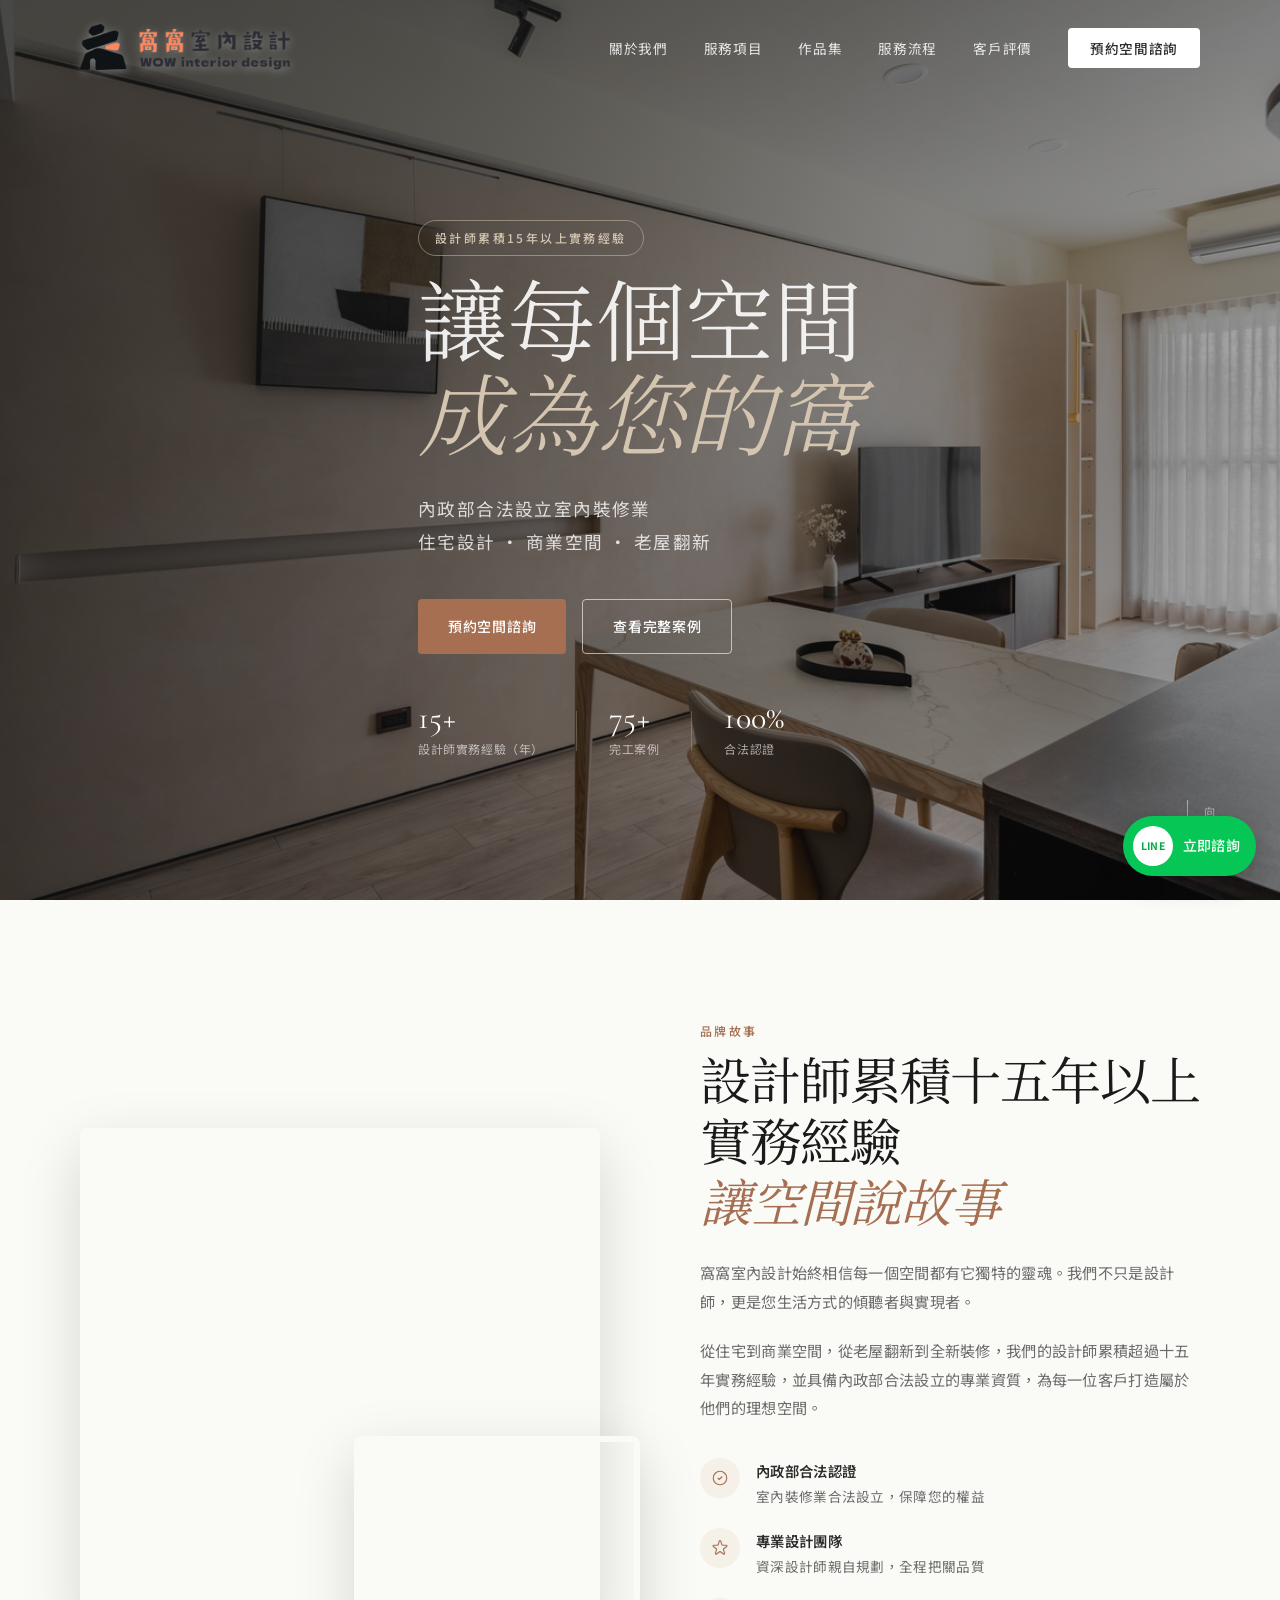
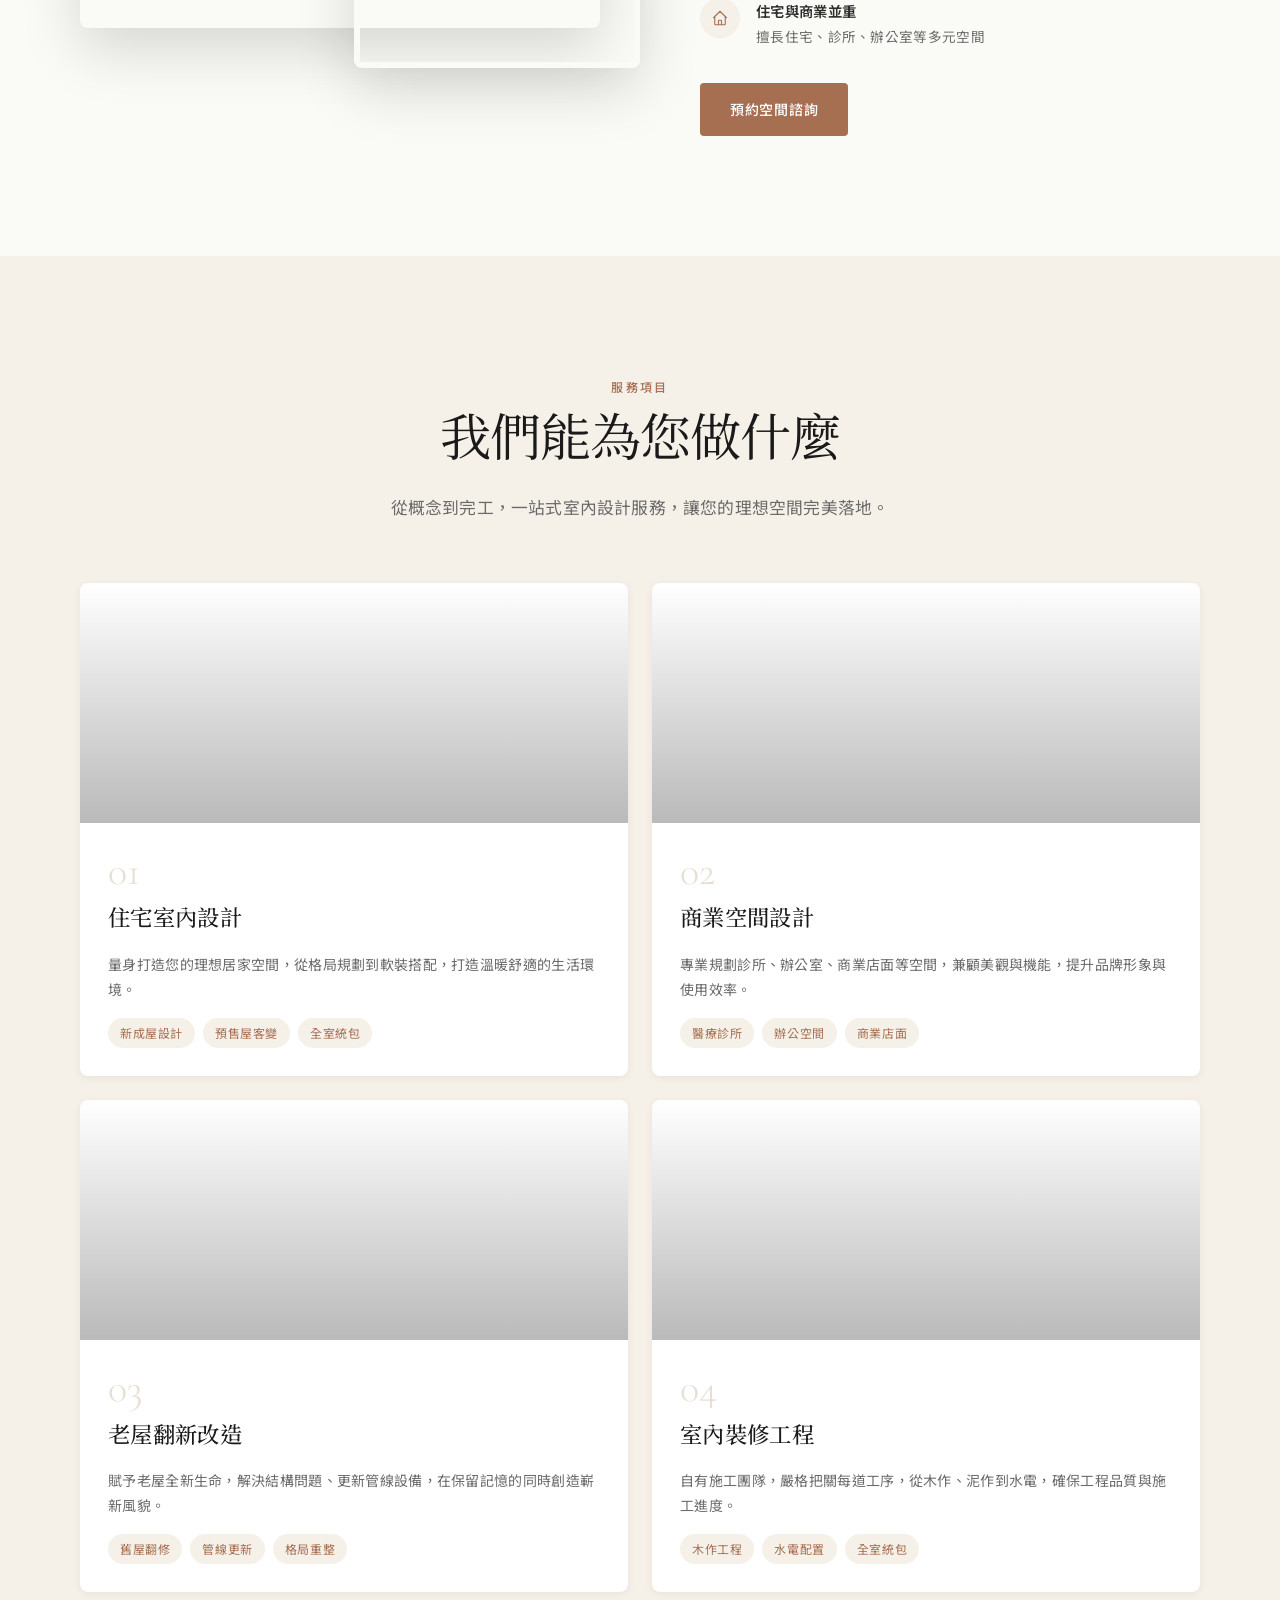
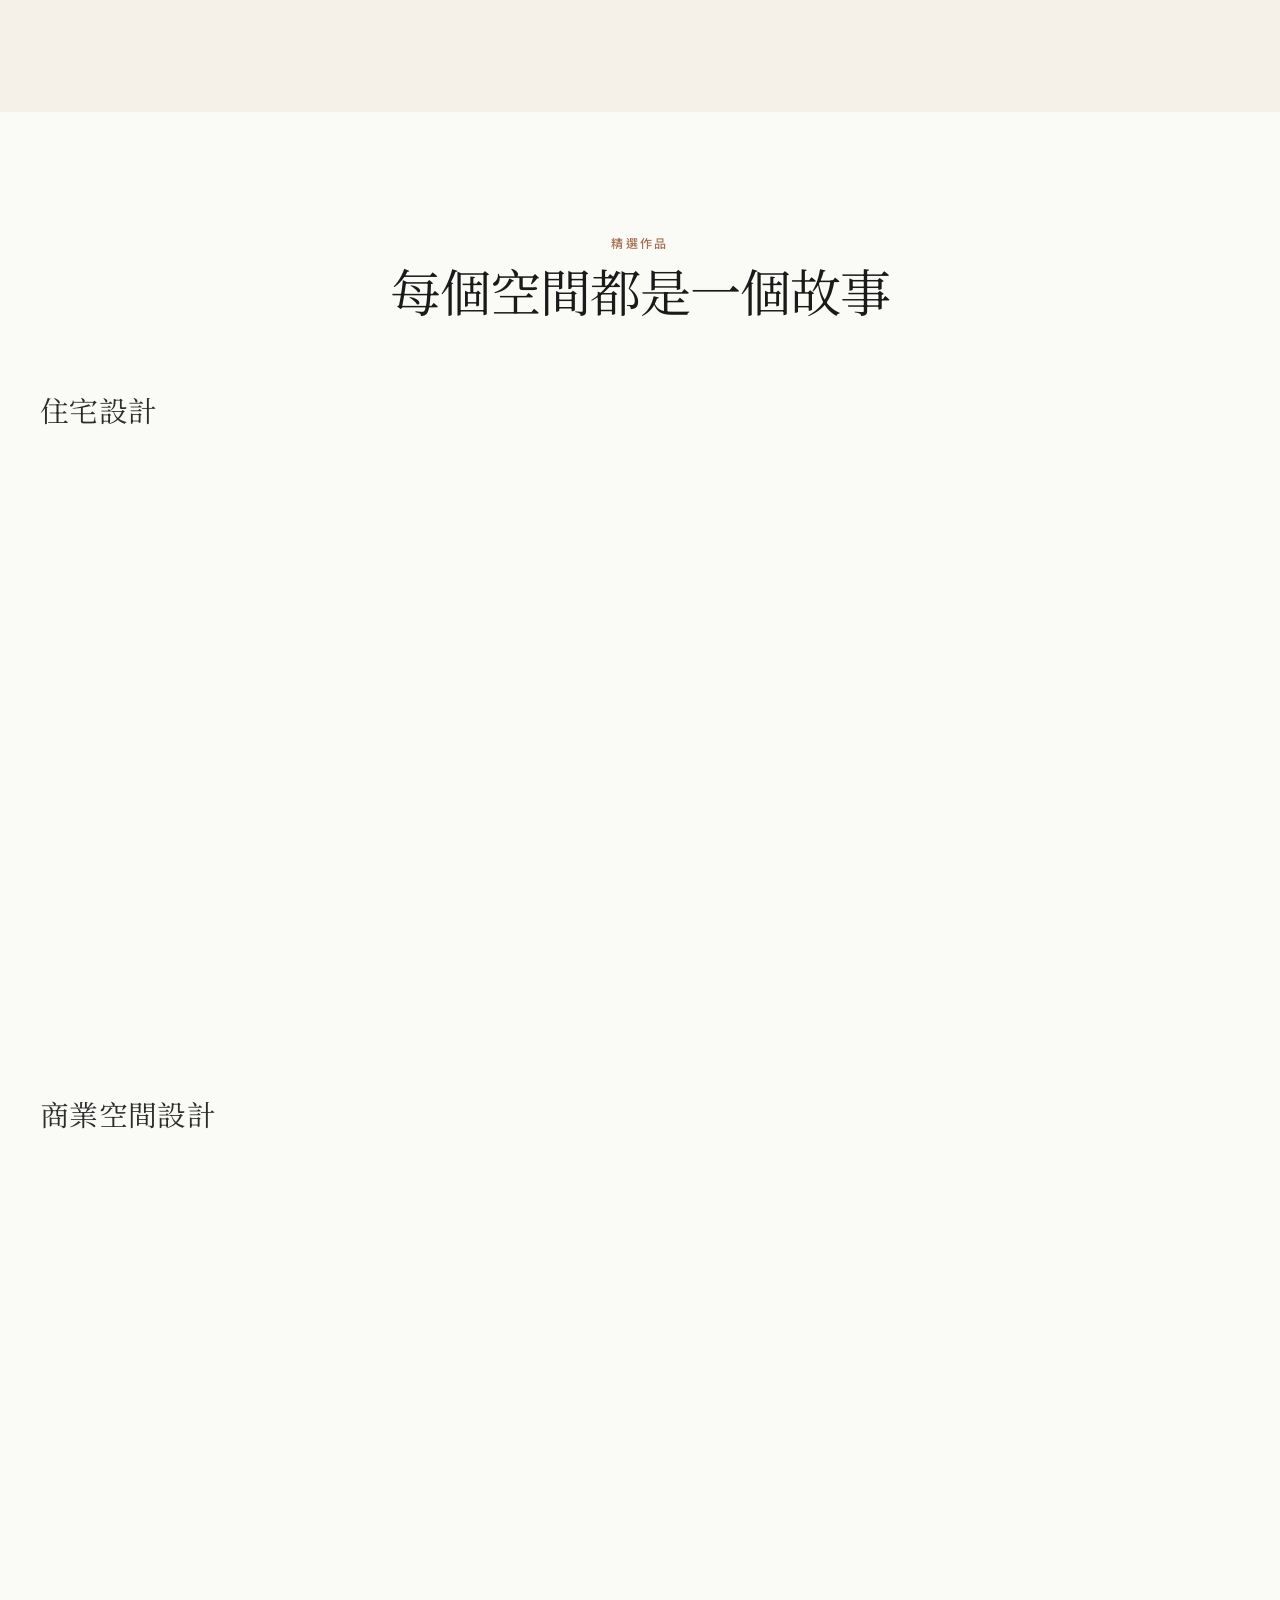
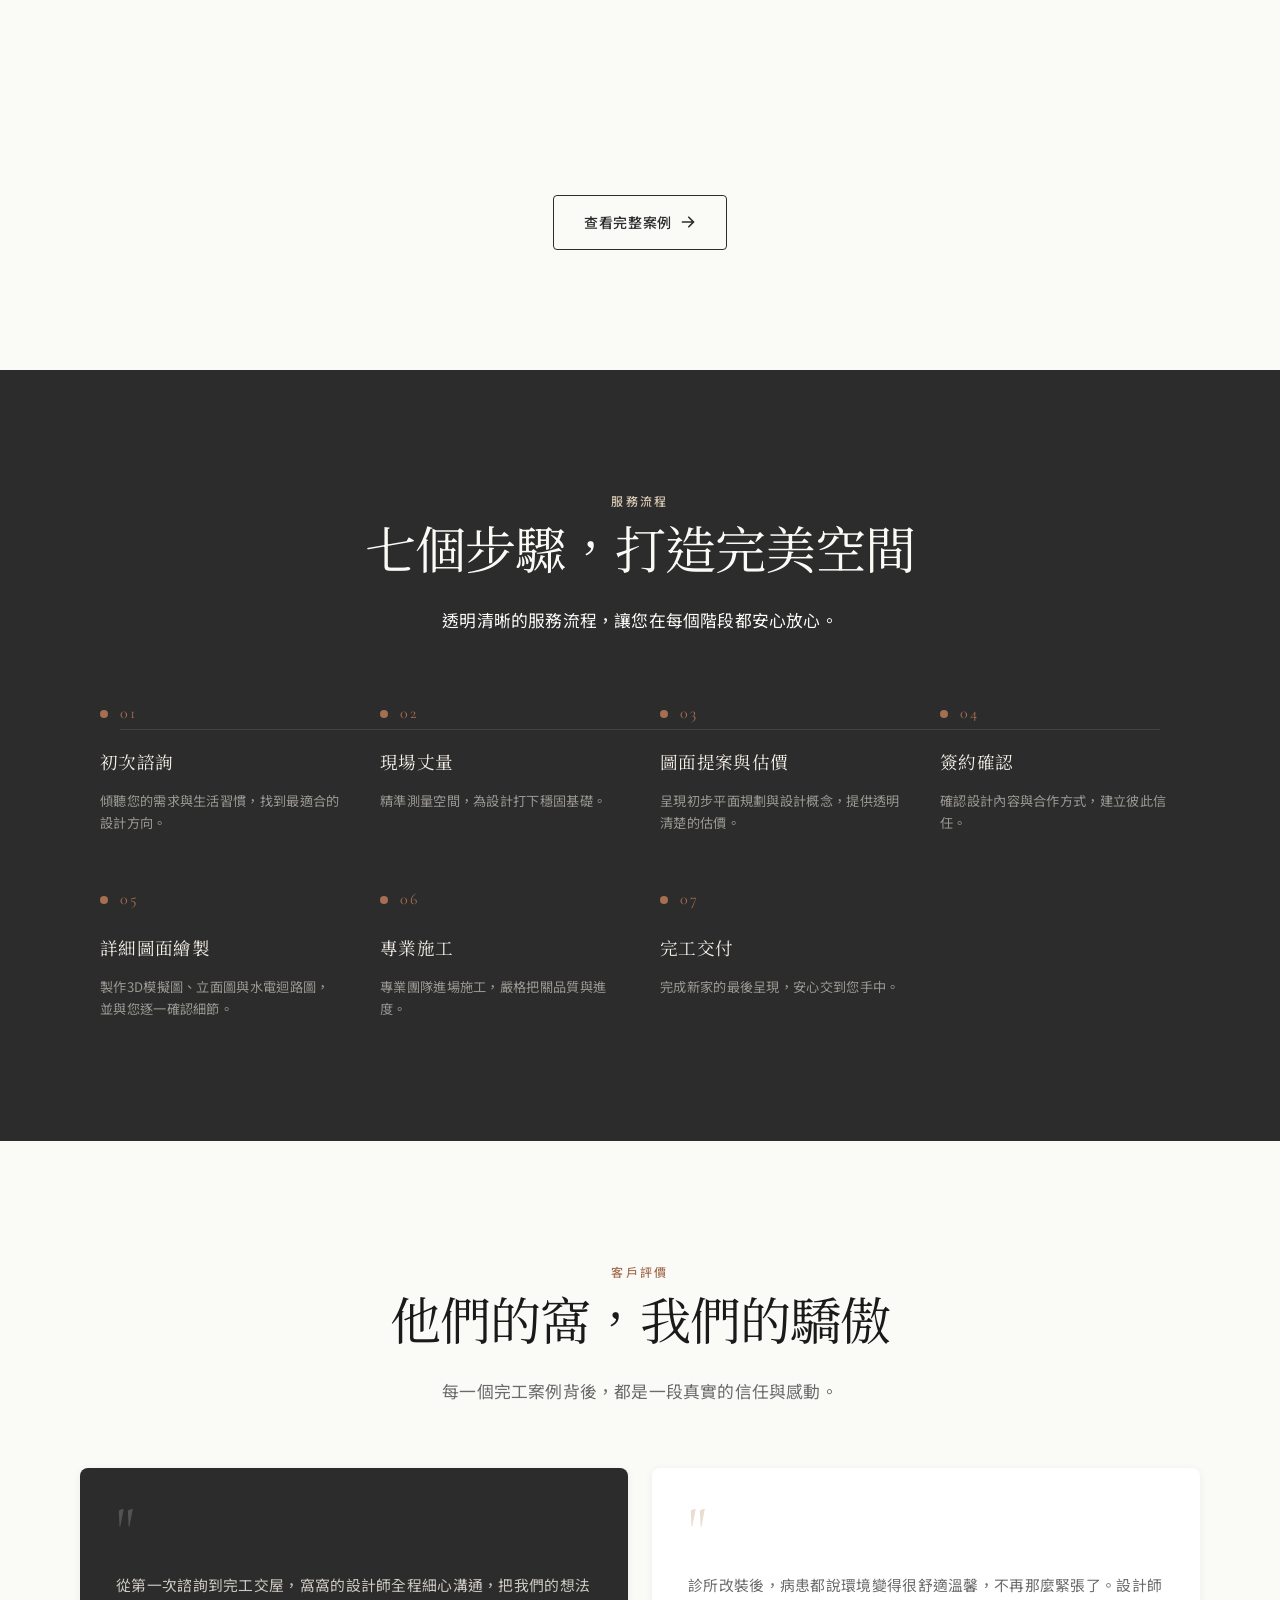
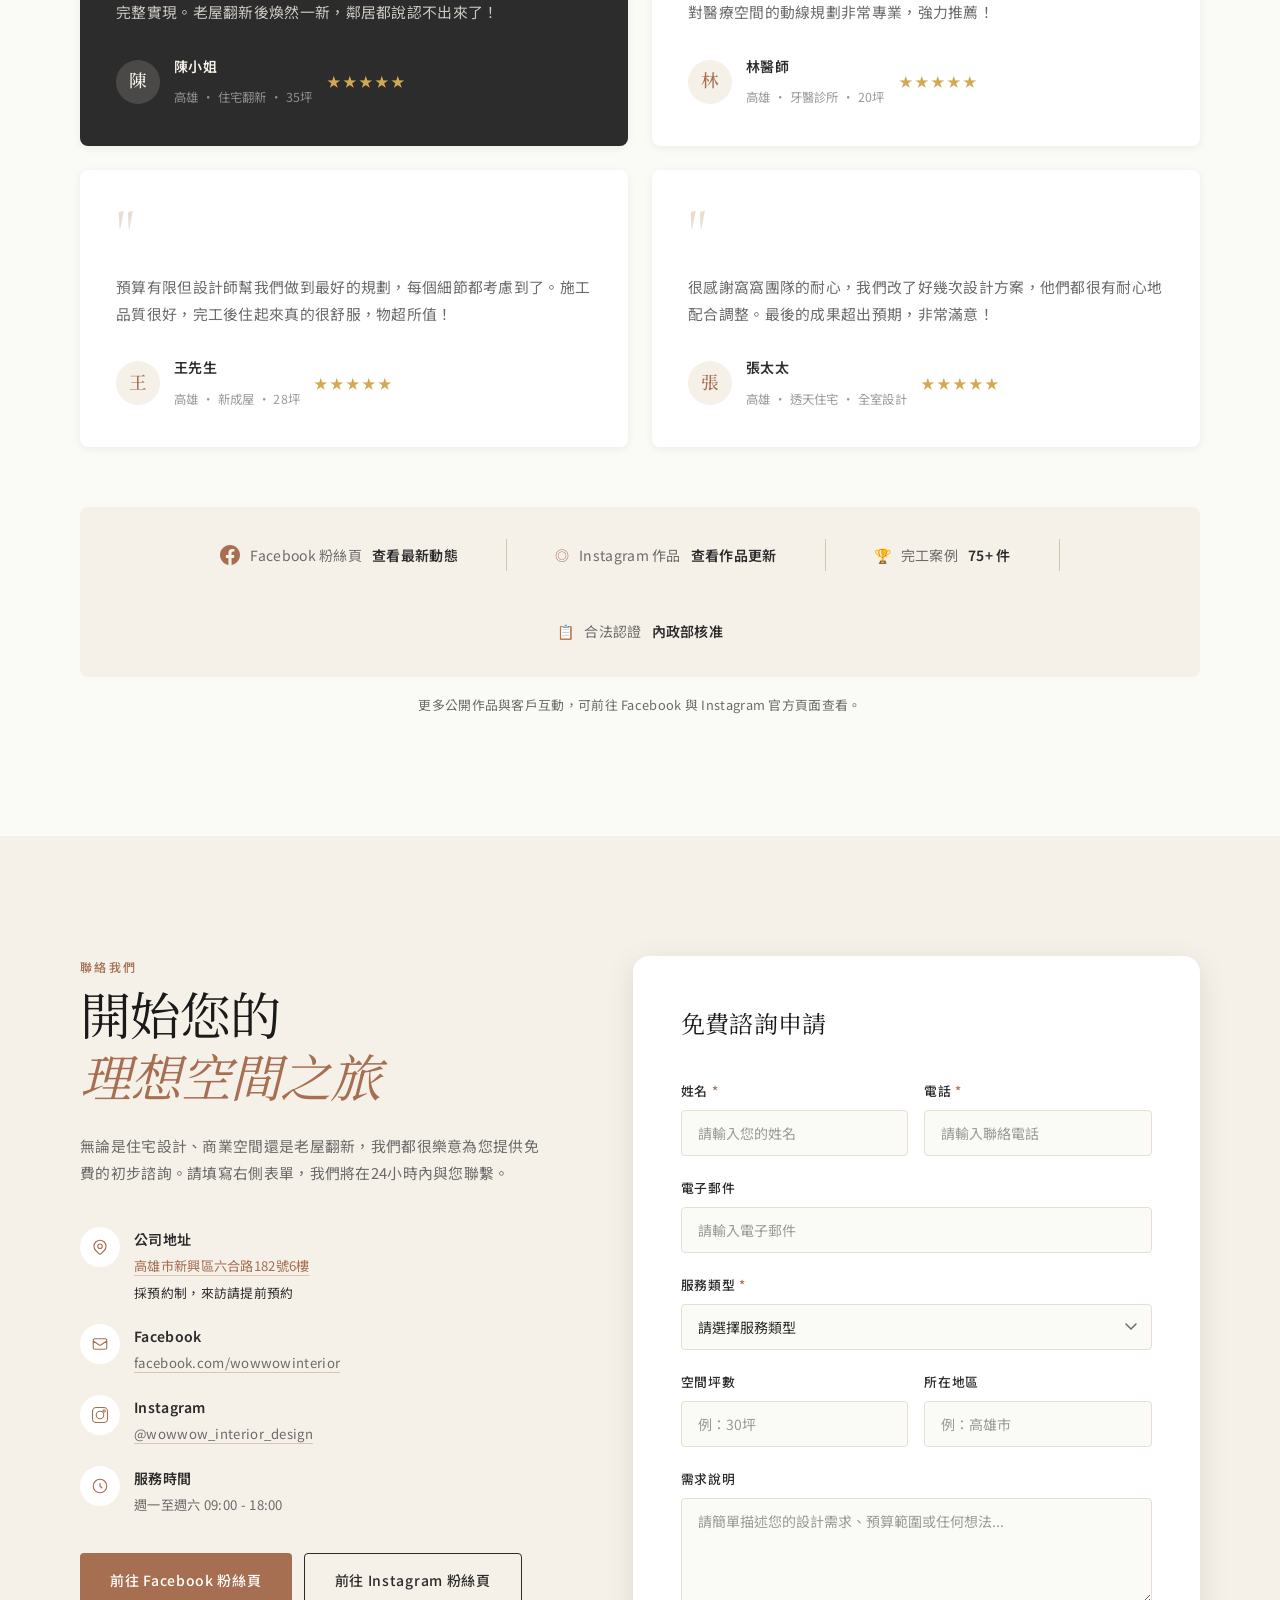
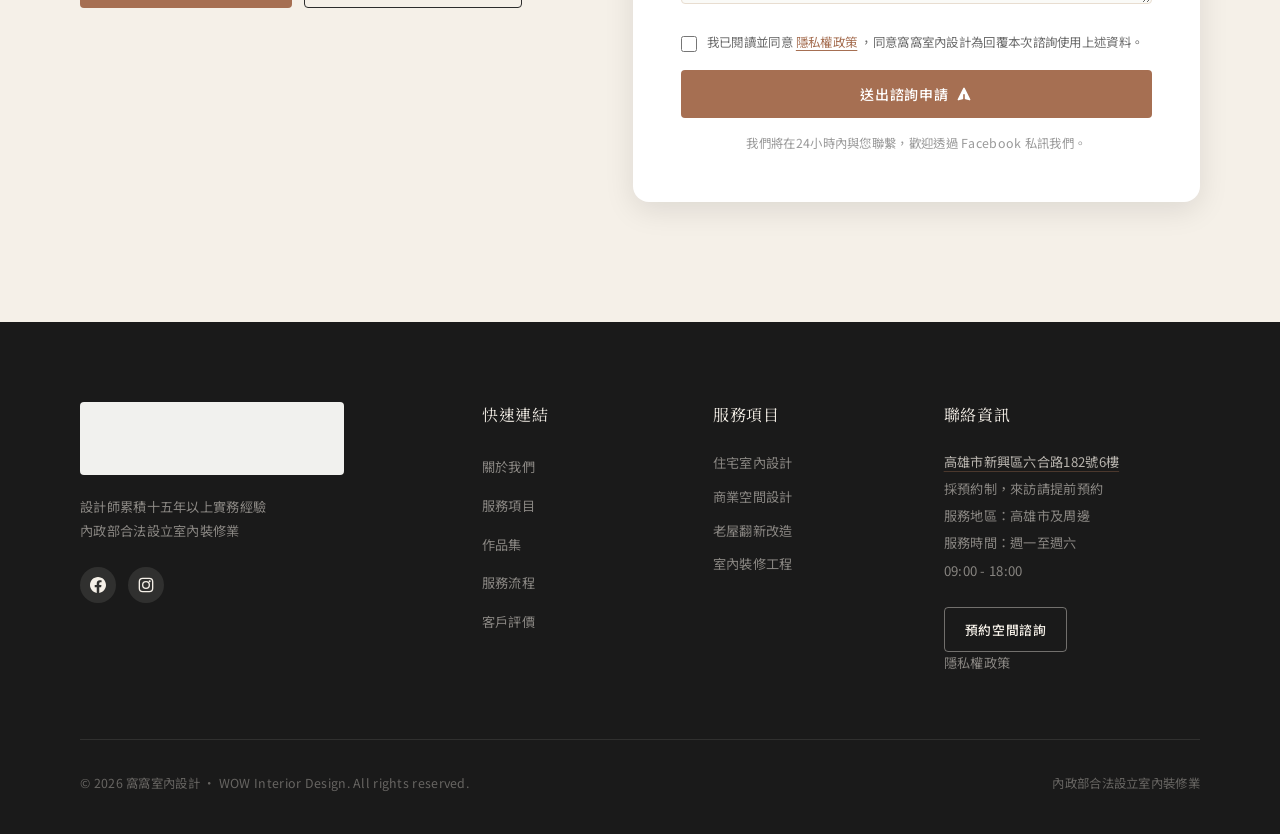
<file: index.html>
<!DOCTYPE html>
<html lang="zh-TW">
<head>
  <meta charset="UTF-8" />
  <meta name="viewport" content="width=device-width, initial-scale=1.0" />
  <title>高雄室內設計｜窩窩室內設計 WOW Interior Design</title>
  <meta name="description" content="窩窩室內設計提供高雄住宅設計、商業空間、老屋翻新與室內裝修工程。設計師累積15年以上實務經驗，完成75+案例，歡迎免費諮詢。" />
  <meta name="keywords" content="高雄室內設計,住宅設計,商業空間設計,老屋翻新,室內裝修,窩窩室內設計" />
  <meta name="robots" content="index, follow, max-image-preview:large" />
  <meta name="theme-color" content="#1a1a1a" />
  <link rel="canonical" href="https://litong8wang-afk.github.io/wowwow-interior/" />
  <meta property="og:locale" content="zh_TW" />
  <meta property="og:type" content="website" />
  <meta property="og:site_name" content="窩窩室內設計" />
  <meta property="og:title" content="高雄室內設計｜窩窩室內設計" />
  <meta property="og:description" content="設計師累積15年以上實務經驗，完成75+住宅與商業空間案例，提供高雄室內設計、老屋翻新及裝修工程服務。" />
  <meta property="og:url" content="https://litong8wang-afk.github.io/wowwow-interior/" />
  <meta property="og:image" content="https://litong8wang-afk.github.io/wowwow-interior/og-share.jpg" />
  <meta property="og:image:width" content="1200" />
  <meta property="og:image:height" content="630" />
  <meta property="og:image:type" content="image/jpeg" />
  <meta property="og:image:alt" content="窩窩室內設計空間作品" />
  <meta name="twitter:card" content="summary_large_image" />
  <meta name="twitter:title" content="高雄室內設計｜窩窩室內設計" />
  <meta name="twitter:description" content="設計師累積15年以上實務經驗，完成75+案例。" />
  <meta name="twitter:image" content="https://litong8wang-afk.github.io/wowwow-interior/og-share.jpg" />
  <link rel="icon" type="image/png" sizes="512x512" href="favicon.png" />
  <link rel="apple-touch-icon" sizes="180x180" href="apple-touch-icon.png" />
  <link rel="preload" as="image" href="cover_photo.webp" fetchpriority="high" />
  <link rel="stylesheet" href="style.css?v=20260721-trust" />
  <link rel="preconnect" href="https://fonts.googleapis.com" />
  <link rel="preconnect" href="https://fonts.gstatic.com" crossorigin />
  <link href="https://fonts.googleapis.com/css2?family=Noto+Serif+TC:wght@300;400;500;600&family=Noto+Sans+TC:wght@300;400;500&family=Cormorant+Garamond:ital,wght@0,300;0,400;0,500;1,300;1,400&display=swap" rel="stylesheet" />
  <script type="application/ld+json">
  {
    "@context": "https://schema.org",
    "@type": "InteriorDesigner",
    "@id": "https://litong8wang-afk.github.io/wowwow-interior/#business",
    "name": "窩窩室內設計",
    "alternateName": "WOW Interior Design",
    "url": "https://litong8wang-afk.github.io/wowwow-interior/",
    "image": "https://litong8wang-afk.github.io/wowwow-interior/cover_photo.webp",
    "logo": "https://litong8wang-afk.github.io/wowwow-interior/wow-logo-horizontal.png",
    "description": "高雄住宅設計、商業空間、老屋翻新與室內裝修工程服務，設計師累積15年以上實務經驗。",
    "address": {
      "@type": "PostalAddress",
      "streetAddress": "六合路182號6樓",
      "addressLocality": "新興區",
      "addressRegion": "高雄市",
      "addressCountry": "TW"
    },
    "areaServed": {"@type": "AdministrativeArea", "name": "高雄市及周邊地區"},
    "sameAs": [
      "https://www.facebook.com/wowwowinterior",
      "https://www.instagram.com/wowwow_interior_design/"
    ],
    "knowsAbout": ["住宅室內設計", "商業空間設計", "老屋翻新", "室內裝修工程"],
    "openingHours": "Mo-Sa 09:00-18:00"
  }
  </script>
</head>
<body>

  <!-- ===== NAVIGATION ===== -->
  <nav class="navbar" id="navbar" aria-label="主要導覽">
    <div class="nav-container">
      <a href="#hero" class="nav-logo" aria-label="窩窩室內設計首頁">
        <img class="brand-logo-image" src="wow-logo-horizontal.png" alt="窩窩室內設計 WOW interior design" width="1000" height="220" decoding="async" />
      </a>
      <ul class="nav-links" id="primaryNavigation">
        <li><a href="#about">關於我們</a></li>
        <li><a href="#services">服務項目</a></li>
        <li><a href="#portfolio">作品集</a></li>
        <li><a href="#process">服務流程</a></li>
        <li><a href="#testimonials">客戶評價</a></li>
        <li><a href="#contact" class="nav-cta" data-track="consultation_cta">預約空間諮詢</a></li>
      </ul>
      <button class="nav-toggle" id="navToggle" type="button" aria-label="開啟選單" aria-controls="primaryNavigation" aria-expanded="false">
        <span></span><span></span><span></span>
      </button>
    </div>
  </nav>

  <!-- ===== HERO SECTION ===== -->
  <section class="hero" id="hero">
    <div class="hero-bg">
      <img src="cover_photo.webp" alt="窩窩室內設計作品" class="hero-img" fetchpriority="high" decoding="async" />
      <div class="hero-overlay"></div>
    </div>
    <div class="hero-content">
      <div class="hero-badge">設計師累積15年以上實務經驗</div>
      <h1 class="hero-title">
        <span class="hero-title-cn">讓每個空間</span>
        <span class="hero-title-accent">成為您的窩</span>
      </h1>
      <p class="hero-subtitle">
        內政部合法設立室內裝修業<br/>
        住宅設計 · 商業空間 · 老屋翻新
      </p>
      <div class="hero-actions">
        <a href="#contact" class="btn btn-primary" data-track="consultation_cta">預約空間諮詢</a>
        <a href="#portfolio" class="btn btn-outline">查看完整案例</a>
      </div>
      <div class="hero-stats">
          <div class="stat">
            <span class="stat-num" data-target="15" data-suffix="+">15+</span>
            <span class="stat-label">設計師實務經驗（年）</span>
          </div>
          <div class="stat-divider"></div>
          <div class="stat">
            <span class="stat-num" data-target="75" data-suffix="+">75+</span>
            <span class="stat-label">完工案例</span>
          </div>
          <div class="stat-divider"></div>
          <div class="stat">
            <span class="stat-num" data-target="100" data-suffix="%">100%</span>
            <span class="stat-label">合法認證</span>
          </div>
        </div>
    </div>
    <div class="hero-scroll">
      <span>向下探索</span>
      <div class="scroll-line"></div>
    </div>
  </section>

  <!-- ===== ABOUT / BRAND STORY ===== -->
  <section class="about" id="about">
    <div class="container">
      <div class="about-grid">
        <div class="about-images">
          <div class="about-img-main">
            <img src="work_photo_arch.webp" alt="窩窩室內設計作品 - 拱門設計" loading="lazy" decoding="async" />
          </div>
          <div class="about-img-sub">
            <img src="work_dental_clinic.webp" alt="窩窩室內設計作品 - 商業空間" loading="lazy" decoding="async" />
          </div>
        </div>
        <div class="about-content">
          <div class="section-label">品牌故事</div>
          <h2 class="section-title">設計師累積十五年以上實務經驗<br/><em>讓空間說故事</em></h2>
          <p class="about-text">
            窩窩室內設計始終相信每一個空間都有它獨特的靈魂。我們不只是設計師，更是您生活方式的傾聽者與實現者。
          </p>
          <p class="about-text">
            從住宅到商業空間，從老屋翻新到全新裝修，我們的設計師累積超過十五年實務經驗，並具備內政部合法設立的專業資質，為每一位客戶打造屬於他們的理想空間。
          </p>
          <div class="about-features">
            <div class="feature-item">
              <div class="feature-icon">
                <svg viewBox="0 0 24 24" fill="none" stroke="currentColor" stroke-width="1.5">
                  <path d="M9 12l2 2 4-4m6 2a9 9 0 11-18 0 9 9 0 0118 0z"/>
                </svg>
              </div>
              <div>
                <strong>內政部合法認證</strong>
                <p>室內裝修業合法設立，保障您的權益</p>
              </div>
            </div>
            <div class="feature-item">
              <div class="feature-icon">
                <svg viewBox="0 0 24 24" fill="none" stroke="currentColor" stroke-width="1.5">
                  <path d="M11.049 2.927c.3-.921 1.603-.921 1.902 0l1.519 4.674a1 1 0 00.95.69h4.915c.969 0 1.371 1.24.588 1.81l-3.976 2.888a1 1 0 00-.363 1.118l1.518 4.674c.3.922-.755 1.688-1.538 1.118l-3.976-2.888a1 1 0 00-1.176 0l-3.976 2.888c-.783.57-1.838-.197-1.538-1.118l1.518-4.674a1 1 0 00-.363-1.118l-3.976-2.888c-.784-.57-.38-1.81.588-1.81h4.914a1 1 0 00.951-.69l1.519-4.674z"/>
                </svg>
              </div>
              <div>
                <strong>專業設計團隊</strong>
                <p>資深設計師親自規劃，全程把關品質</p>
              </div>
            </div>
            <div class="feature-item">
              <div class="feature-icon">
                <svg viewBox="0 0 24 24" fill="none" stroke="currentColor" stroke-width="1.5">
                  <path d="M3 12l2-2m0 0l7-7 7 7M5 10v10a1 1 0 001 1h3m10-11l2 2m-2-2v10a1 1 0 01-1 1h-3m-6 0a1 1 0 001-1v-4a1 1 0 011-1h2a1 1 0 011 1v4a1 1 0 001 1m-6 0h6"/>
                </svg>
              </div>
              <div>
                <strong>住宅與商業並重</strong>
                <p>擅長住宅、診所、辦公室等多元空間</p>
              </div>
            </div>
          </div>
          <a href="#contact" class="btn btn-primary" data-track="consultation_cta">預約空間諮詢</a>
        </div>
      </div>
    </div>
  </section>

  <!-- ===== SERVICES SECTION ===== -->
  <section class="services" id="services">
    <div class="container">
      <div class="section-header">
        <div class="section-label">服務項目</div>
        <h2 class="section-title">我們能為您做什麼</h2>
        <p class="section-desc">從概念到完工，一站式室內設計服務，讓您的理想空間完美落地。</p>
      </div>
      <div class="services-grid">
        <div class="service-card">
          <div class="service-img">
            <img src="cover_photo.webp" alt="住宅室內設計" loading="lazy" decoding="async" />
            <div class="service-img-overlay"></div>
          </div>
          <div class="service-content">
            <div class="service-num">01</div>
            <h3>住宅室內設計</h3>
            <p>量身打造您的理想居家空間，從格局規劃到軟裝搭配，打造溫暖舒適的生活環境。</p>
            <ul class="service-tags">
              <li>新成屋設計</li>
              <li>預售屋客變</li>
              <li>全室統包</li>
            </ul>
          </div>
        </div>
        <div class="service-card">
          <div class="service-img">
            <img src="work_dental_clinic.webp" alt="商業空間設計" loading="lazy" decoding="async" />
            <div class="service-img-overlay"></div>
          </div>
          <div class="service-content">
            <div class="service-num">02</div>
            <h3>商業空間設計</h3>
            <p>專業規劃診所、辦公室、商業店面等空間，兼顧美觀與機能，提升品牌形象與使用效率。</p>
            <ul class="service-tags">
              <li>醫療診所</li>
              <li>辦公空間</li>
              <li>商業店面</li>
            </ul>
          </div>
        </div>
        <div class="service-card">
          <div class="service-img">
            <img src="work_photo_arch.webp" alt="老屋翻新" loading="lazy" decoding="async" />
            <div class="service-img-overlay"></div>
          </div>
          <div class="service-content">
            <div class="service-num">03</div>
            <h3>老屋翻新改造</h3>
            <p>賦予老屋全新生命，解決結構問題、更新管線設備，在保留記憶的同時創造嶄新風貌。</p>
            <ul class="service-tags">
              <li>舊屋翻修</li>
              <li>管線更新</li>
              <li>格局重整</li>
            </ul>
          </div>
        </div>
        <div class="service-card">
          <div class="service-img">
            <img src="work_dental_2.webp" alt="室內裝修工程" loading="lazy" decoding="async" />
            <div class="service-img-overlay"></div>
          </div>
          <div class="service-content">
            <div class="service-num">04</div>
            <h3>室內裝修工程</h3>
            <p>自有施工團隊，嚴格把關每道工序，從木作、泥作到水電，確保工程品質與施工進度。</p>
            <ul class="service-tags">
              <li>木作工程</li>
              <li>水電配置</li>
              <li>全室統包</li>
            </ul>
          </div>
        </div>
      </div>
    </div>
  </section>

  <!-- ===== PORTFOLIO SECTION ===== -->
  <section class="portfolio" id="portfolio">
    <div class="container">
      <div class="section-header">
        <div class="section-label">精選作品</div>
        <h2 class="section-title">每個空間都是一個故事</h2>
      </div>
    </div>
    <div class="portfolio-category">
      <h3 class="portfolio-category-title">住宅設計</h3>
      <div class="portfolio-grid">
        <div class="portfolio-item portfolio-large">
          <img src="cover_photo.webp" alt="住宅設計 - 現代簡約大樓住宅" loading="lazy" decoding="async" />
          <div class="portfolio-overlay">
            <div class="portfolio-info">
              <span class="portfolio-tag">住宅設計</span>
              <h3>現代簡約大樓住宅</h3>
              <p>高雄 · 大樓住宅 · 約30坪</p>
            </div>
          </div>
        </div>
        <div class="portfolio-item">
          <img src="residential_06.webp" alt="住宅設計 - 美森園客廳" loading="lazy" decoding="async" />
          <div class="portfolio-overlay">
            <div class="portfolio-info">
              <span class="portfolio-tag">住宅設計</span>
              <h3>美森園 - 現代客廳設計</h3>
              <p>高雄 · 大樓住宅 · 溫暖木質調</p>
            </div>
          </div>
        </div>
        <div class="portfolio-item">
          <img src="residential_11.webp" alt="住宅設計 - 美森園臥室" loading="lazy" decoding="async" />
          <div class="portfolio-overlay">
            <div class="portfolio-info">
              <span class="portfolio-tag">住宅設計</span>
              <h3>美森園 - 舒適臥室空間</h3>
              <p>高雄 · 大樓住宅 · 簡約風格</p>
            </div>
          </div>
        </div>
      </div>
    </div>

    <div class="portfolio-category">
      <h3 class="portfolio-category-title">商業空間設計</h3>
      <div class="portfolio-grid">
        <div class="portfolio-item portfolio-large">
          <img src="commercial_01.webp" alt="商業空間 - 牙醫診所整體設計" loading="lazy" decoding="async" />
          <div class="portfolio-overlay">
            <div class="portfolio-info">
              <span class="portfolio-tag">商業空間</span>
              <h3>專業牙醫診所全案設計</h3>
              <p>高雄 · 現代簡約 · 醫療空間規劃</p>
            </div>
          </div>
        </div>
        <div class="portfolio-item">
          <img src="commercial_03.webp" alt="商業空間 - 診療空間" loading="lazy" decoding="async" />
          <div class="portfolio-overlay">
            <div class="portfolio-info">
              <span class="portfolio-tag">商業空間</span>
              <h3>診療室機能規劃</h3>
              <p>專業動線 · 舒適醫療環境</p>
            </div>
          </div>
        </div>
        <div class="portfolio-item">
          <img src="commercial_07.webp" alt="商業空間 - 候診區" loading="lazy" decoding="async" />
          <div class="portfolio-overlay">
            <div class="portfolio-info">
              <span class="portfolio-tag">商業空間</span>
              <h3>溫馨候診空間</h3>
              <p>暖色調設計 · 緩解就診焦慮</p>
            </div>
          </div>
        </div>
      </div>
    </div>
    <div class="portfolio-cta">
      <a href="https://www.facebook.com/wowwowinterior" target="_blank" rel="noopener noreferrer" class="btn btn-outline-dark">
        查看完整案例
        <svg viewBox="0 0 20 20" fill="currentColor" width="16" height="16">
          <path fill-rule="evenodd" d="M10.293 3.293a1 1 0 011.414 0l6 6a1 1 0 010 1.414l-6 6a1 1 0 01-1.414-1.414L14.586 11H3a1 1 0 110-2h11.586l-4.293-4.293a1 1 0 010-1.414z" clip-rule="evenodd"/>
        </svg>
      </a>
    </div>
  </section>

  <!-- ===== PROCESS SECTION ===== -->
  <section class="process" id="process">
    <div class="container">
      <div class="section-header light">
        <div class="section-label">服務流程</div>
        <h2 class="section-title">七個步驟，打造完美空間</h2>
        <p class="section-desc">透明清晰的服務流程，讓您在每個階段都安心放心。</p>
      </div>
      <div class="process-timeline">
        <div class="process-step">
          <div class="step-num">01</div>
          <div class="step-content">
            <h3>初次諮詢</h3>
            <p>傾聽您的需求與生活習慣，找到最適合的設計方向。</p>
          </div>
        </div>
        <div class="process-step">
          <div class="step-num">02</div>
          <div class="step-content">
            <h3>現場丈量</h3>
            <p>精準測量空間，為設計打下穩固基礎。</p>
          </div>
        </div>
        <div class="process-step">
          <div class="step-num">03</div>
          <div class="step-content">
            <h3>圖面提案與估價</h3>
            <p>呈現初步平面規劃與設計概念，提供透明清楚的估價。</p>
          </div>
        </div>
        <div class="process-step">
          <div class="step-num">04</div>
          <div class="step-content">
            <h3>簽約確認</h3>
            <p>確認設計內容與合作方式，建立彼此信任。</p>
          </div>
        </div>
        <div class="process-step">
          <div class="step-num">05</div>
          <div class="step-content">
            <h3>詳細圖面繪製</h3>
            <p>製作3D模擬圖、立面圖與水電迴路圖，並與您逐一確認細節。</p>
          </div>
        </div>
        <div class="process-step">
          <div class="step-num">06</div>
          <div class="step-content">
            <h3>專業施工</h3>
            <p>專業團隊進場施工，嚴格把關品質與進度。</p>
          </div>
        </div>
        <div class="process-step">
          <div class="step-num">07</div>
          <div class="step-content">
            <h3>完工交付</h3>
            <p>完成新家的最後呈現，安心交到您手中。</p>
          </div>
        </div>
      </div>
    </div>
  </section>

  <!-- ===== TESTIMONIALS / SOCIAL PROOF ===== -->
  <section class="testimonials" id="testimonials">
    <div class="container">
      <div class="section-header">
        <div class="section-label">客戶評價</div>
        <h2 class="section-title">他們的窩，我們的驕傲</h2>
        <p class="section-desc">每一個完工案例背後，都是一段真實的信任與感動。</p>
      </div>
      <div class="testimonials-grid">
        <div class="testimonial-card featured">
          <div class="testimonial-quote">"</div>
          <p class="testimonial-text">
            從第一次諮詢到完工交屋，窩窩的設計師全程細心溝通，把我們的想法完整實現。老屋翻新後煥然一新，鄰居都說認不出來了！
          </p>
          <div class="testimonial-author">
            <div class="author-avatar">陳</div>
            <div class="author-info">
              <strong>陳小姐</strong>
              <span>高雄 · 住宅翻新 · 35坪</span>
            </div>
            <div class="testimonial-stars">★★★★★</div>
          </div>
        </div>
        <div class="testimonial-card">
          <div class="testimonial-quote">"</div>
          <p class="testimonial-text">
            診所改裝後，病患都說環境變得很舒適溫馨，不再那麼緊張了。設計師對醫療空間的動線規劃非常專業，強力推薦！
          </p>
          <div class="testimonial-author">
            <div class="author-avatar">林</div>
            <div class="author-info">
              <strong>林醫師</strong>
              <span>高雄 · 牙醫診所 · 20坪</span>
            </div>
            <div class="testimonial-stars">★★★★★</div>
          </div>
        </div>
        <div class="testimonial-card">
          <div class="testimonial-quote">"</div>
          <p class="testimonial-text">
            預算有限但設計師幫我們做到最好的規劃，每個細節都考慮到了。施工品質很好，完工後住起來真的很舒服，物超所值！
          </p>
          <div class="testimonial-author">
            <div class="author-avatar">王</div>
            <div class="author-info">
              <strong>王先生</strong>
              <span>高雄 · 新成屋 · 28坪</span>
            </div>
            <div class="testimonial-stars">★★★★★</div>
          </div>
        </div>
        <div class="testimonial-card">
          <div class="testimonial-quote">"</div>
          <p class="testimonial-text">
            很感謝窩窩團隊的耐心，我們改了好幾次設計方案，他們都很有耐心地配合調整。最後的成果超出預期，非常滿意！
          </p>
          <div class="testimonial-author">
            <div class="author-avatar">張</div>
            <div class="author-info">
              <strong>張太太</strong>
              <span>高雄 · 透天住宅 · 全室設計</span>
            </div>
            <div class="testimonial-stars">★★★★★</div>
          </div>
        </div>
      </div>
      <div class="social-proof-bar">
        <a class="proof-item" href="https://www.facebook.com/wowwowinterior" target="_blank" rel="noopener noreferrer" data-track="facebook_proof_click">
          <span class="proof-icon">
            <svg viewBox="0 0 24 24" fill="currentColor" width="20" height="20">
              <path d="M24 12.073c0-6.627-5.373-12-12-12s-12 5.373-12 12c0 5.99 4.388 10.954 10.125 11.854v-8.385H7.078v-3.47h3.047V9.43c0-3.007 1.792-4.669 4.533-4.669 1.312 0 2.686.235 2.686.235v2.953H15.83c-1.491 0-1.956.925-1.956 1.874v2.25h3.328l-.532 3.47h-2.796v8.385C19.612 23.027 24 18.062 24 12.073z"/>
            </svg>
          </span>
          <span>Facebook 粉絲頁</span>
          <strong>查看最新動態</strong>
        </a>
        <div class="proof-divider"></div>
        <a class="proof-item" href="https://www.instagram.com/wowwow_interior_design/" target="_blank" rel="noopener noreferrer" data-track="instagram_proof_click">
          <span class="proof-icon">◎</span>
          <span>Instagram 作品</span>
          <strong>查看作品更新</strong>
        </a>
        <div class="proof-divider"></div>
        <div class="proof-item">
          <span class="proof-icon">🏆</span>
          <span>完工案例</span>
          <strong>75+ 件</strong>
        </div>
        <div class="proof-divider"></div>
        <div class="proof-item">
          <span class="proof-icon">📋</span>
          <span>合法認證</span>
          <strong>內政部核准</strong>
        </div>
      </div>
      <p class="social-proof-note">更多公開作品與客戶互動，可前往 Facebook 與 Instagram 官方頁面查看。</p>
    </div>
  </section>

  <!-- ===== CONTACT SECTION ===== -->
  <section class="contact" id="contact">
    <div class="container">
      <div class="contact-grid">
        <div class="contact-info">
          <div class="section-label">聯絡我們</div>
          <h2 class="section-title">開始您的<br/><em>理想空間之旅</em></h2>
          <p class="contact-desc">
            無論是住宅設計、商業空間還是老屋翻新，我們都很樂意為您提供免費的初步諮詢。請填寫右側表單，我們將在24小時內與您聯繫。
          </p>
          <div class="contact-details">
            <div class="contact-item">
              <div class="contact-icon">
                <svg viewBox="0 0 24 24" fill="none" stroke="currentColor" stroke-width="1.5">
                  <path d="M17.657 16.657L13.414 20.9a1.998 1.998 0 01-2.827 0l-4.244-4.243a8 8 0 1111.314 0z"/>
                  <path d="M15 11a3 3 0 11-6 0 3 3 0 016 0z"/>
                </svg>
              </div>
              <div>
                <strong>公司地址</strong>
                <p><a class="address-link" href="https://www.google.com/maps/search/?api=1&amp;query=高雄市新興區六合路182號6樓" target="_blank" rel="noopener noreferrer" data-track="map_click">高雄市新興區六合路182號6樓</a></p>
                <p class="appointment-note">採預約制，來訪請提前預約</p>
              </div>
            </div>
            <div class="contact-item">
              <div class="contact-icon">
                <svg viewBox="0 0 24 24" fill="none" stroke="currentColor" stroke-width="1.5">
                  <path d="M3 8l7.89 5.26a2 2 0 002.22 0L21 8M5 19h14a2 2 0 002-2V7a2 2 0 00-2-2H5a2 2 0 00-2 2v10a2 2 0 002 2z"/>
                </svg>
              </div>
              <div>
                <strong>Facebook</strong>
                <p><a class="contact-link" href="https://www.facebook.com/wowwowinterior" target="_blank" rel="noopener noreferrer" data-track="facebook_click">facebook.com/wowwowinterior</a></p>
              </div>
            </div>
            <div class="contact-item">
              <div class="contact-icon">
                <svg viewBox="0 0 24 24" fill="none" stroke="currentColor" stroke-width="1.5">
                  <rect x="2" y="2" width="20" height="20" rx="5" ry="5"/>
                  <path d="M12 7a5 5 0 1 0 0 10 5 5 0 0 0 0-10z"/>
                  <circle cx="17.5" cy="6.5" r="1.5"/>
                </svg>
              </div>
              <div>
                <strong>Instagram</strong>
                <p><a class="contact-link" href="https://www.instagram.com/wowwow_interior_design/" target="_blank" rel="noopener noreferrer" data-track="instagram_click">@wowwow_interior_design</a></p>
              </div>
            </div>
            <div class="contact-item">
              <div class="contact-icon">
                <svg viewBox="0 0 24 24" fill="none" stroke="currentColor" stroke-width="1.5">
                  <path d="M12 8v4l3 3m6-3a9 9 0 11-18 0 9 9 0 0118 0z"/>
                </svg>
              </div>
              <div>
                <strong>服務時間</strong>
                <p>週一至週六 09:00 - 18:00</p>
              </div>
            </div>
          </div>
          <div class="contact-actions">
            <a href="https://www.facebook.com/wowwowinterior" target="_blank" rel="noopener noreferrer" class="btn btn-primary">
              前往 Facebook 粉絲頁
            </a>
            <a href="https://www.instagram.com/wowwow_interior_design/" target="_blank" rel="noopener noreferrer" class="btn btn-outline-dark">
              前往 Instagram 粉絲頁
            </a>
          </div>
        </div>
        <div class="contact-form-wrap">
          <form class="contact-form" id="contactForm" action="https://formspree.io/f/mkokdpza" method="POST">
            <h3>免費諮詢申請</h3>
            <div class="form-row">
              <div class="form-group">
                <label for="name">姓名 <span class="required">*</span></label>
                <input type="text" id="name" name="name" placeholder="請輸入您的姓名" autocomplete="name" required />
              </div>
              <!-- Hidden field for Formspree to identify this form -->
              <input type="hidden" name="_subject" value="新的室內設計諮詢申請" />
              <input type="hidden" name="_captcha" value="false" />
              <div class="form-honeypot" aria-hidden="true">
                <label for="website">網站</label>
                <input type="text" id="website" name="_gotcha" tabindex="-1" autocomplete="off" />
              </div>
              <div class="form-group">
                <label for="phone">電話 <span class="required">*</span></label>
                <input type="tel" id="phone" name="phone" placeholder="請輸入聯絡電話" autocomplete="tel" required />
              </div>
            </div>
            <div class="form-group">
              <label for="email">電子郵件</label>
              <input type="email" id="email" name="email" placeholder="請輸入電子郵件" autocomplete="email" />
            </div>
            <div class="form-group">
              <label for="service">服務類型 <span class="required">*</span></label>
              <select id="service" name="service" required>
                <option value="" disabled selected>請選擇服務類型</option>
                <option value="residential">住宅室內設計</option>
                <option value="commercial">商業空間設計</option>
                <option value="renovation">老屋翻新改造</option>
                <option value="construction">室內裝修工程</option>
                <option value="other">其他諮詢</option>
              </select>
            </div>
            <div class="form-row">
              <div class="form-group">
                <label for="area">空間坪數</label>
                <input type="text" id="area" name="area" placeholder="例：30坪" />
              </div>
              <div class="form-group">
                <label for="location">所在地區</label>
                <input type="text" id="location" name="location" placeholder="例：高雄市" />
              </div>
            </div>
            <div class="form-group">
              <label for="message">需求說明</label>
              <textarea id="message" name="message" rows="4" placeholder="請簡單描述您的設計需求、預算範圍或任何想法..."></textarea>
            </div>
            <label class="privacy-consent">
              <input type="checkbox" name="privacy_consent" value="agreed" required />
              <span>我已閱讀並同意<a href="privacy.html" target="_blank" rel="noopener noreferrer">隱私權政策</a>，同意窩窩室內設計為回覆本次諮詢使用上述資料。</span>
            </label>
            <button type="submit" class="btn btn-primary btn-full" data-track="form_submit_click">
              送出諮詢申請
              <svg viewBox="0 0 20 20" fill="currentColor" width="16" height="16">
                <path d="M10.894 2.553a1 1 0 00-1.788 0l-7 14a1 1 0 001.169 1.409l5-1.429A1 1 0 009 15.571V11a1 1 0 112 0v4.571a1 1 0 00.725.962l5 1.428a1 1 0 001.17-1.408l-7-14z"/>
              </svg>
            </button>
            <p class="form-note">我們將在24小時內與您聯繫，歡迎透過 Facebook 私訊我們。</p>
          </form>
          <div class="form-success" id="formSuccess" style="display:none;">
            <div class="success-icon">✓</div>
            <h3>申請已送出！</h3>
            <p>感謝您的諮詢申請，我們將在24小時內與您聯繫。</p>
            <a href="https://www.facebook.com/wowwowinterior" target="_blank" rel="noopener noreferrer" class="btn btn-primary">前往 Facebook 粉絲頁</a>
          </div>
        </div>
      </div>
    </div>
  </section>

  <!-- ===== FOOTER ===== -->
  <footer class="footer">
    <div class="container">
      <div class="footer-grid">
        <div class="footer-brand">
          <div class="footer-logo">
            <img class="brand-logo-image" src="wow-logo-horizontal.png" alt="窩窩室內設計 WOW interior design" width="1000" height="220" loading="lazy" decoding="async" />
          </div>
          <p class="footer-tagline">設計師累積十五年以上實務經驗<br/>內政部合法設立室內裝修業</p>
          <div class="footer-social">
            <a href="https://www.facebook.com/wowwowinterior" target="_blank" rel="noopener noreferrer" class="social-link" aria-label="Facebook">
              <svg viewBox="0 0 24 24" fill="currentColor">
                <path d="M24 12.073c0-6.627-5.373-12-12-12s-12 5.373-12 12c0 5.99 4.388 10.954 10.125 11.854v-8.385H7.078v-3.47h3.047V9.43c0-3.007 1.792-4.669 4.533-4.669 1.312 0 2.686.235 2.686.235v2.953H15.83c-1.491 0-1.956.925-1.956 1.874v2.25h3.328l-.532 3.47h-2.796v8.385C19.612 23.027 24 18.062 24 12.073z"/>
              </svg>
            </a>
            <a href="https://www.instagram.com/wowwow_interior_design/" target="_blank" rel="noopener noreferrer" class="social-link" aria-label="Instagram">
              <svg viewBox="0 0 24 24" fill="currentColor">
                <rect x="2" y="2" width="20" height="20" rx="5" ry="5" fill="none" stroke="currentColor" stroke-width="2"/>
                <path d="M12 7a5 5 0 1 0 0 10 5 5 0 0 0 0-10z" fill="none" stroke="currentColor" stroke-width="2"/>
                <circle cx="17.5" cy="6.5" r="1.5" fill="currentColor"/>
              </svg>
            </a>
          </div>
        </div>
        <div class="footer-links">
          <h4>快速連結</h4>
          <ul>
            <li><a href="#about">關於我們</a></li>
            <li><a href="#services">服務項目</a></li>
            <li><a href="#portfolio">作品集</a></li>
            <li><a href="#process">服務流程</a></li>
            <li><a href="#testimonials">客戶評價</a></li>
          </ul>
        </div>
        <div class="footer-services">
          <h4>服務項目</h4>
          <ul>
            <li>住宅室內設計</li>
            <li>商業空間設計</li>
            <li>老屋翻新改造</li>
            <li>室內裝修工程</li>
          </ul>
        </div>
        <div class="footer-contact">
          <h4>聯絡資訊</h4>
          <p><a class="address-link" href="https://www.google.com/maps/search/?api=1&amp;query=高雄市新興區六合路182號6樓" target="_blank" rel="noopener noreferrer">高雄市新興區六合路182號6樓</a></p>
          <p>採預約制，來訪請提前預約</p>
          <p>服務地區：高雄市及周邊</p>
          <p>服務時間：週一至週六</p>
          <p>09:00 - 18:00</p>
          <a href="#contact" class="btn btn-outline-light" data-track="consultation_cta">預約空間諮詢</a>
          <p><a href="privacy.html">隱私權政策</a></p>
        </div>
      </div>
      <div class="footer-bottom">
        <p>© 2026 窩窩室內設計 · WOW Interior Design. All rights reserved.</p>
        <p>內政部合法設立室內裝修業</p>
      </div>
    </div>
  </footer>

  <a class="line-float" href="https://line.me/ti/p/~litongwang" target="_blank" rel="noopener noreferrer" aria-label="加入 LINE 諮詢，LINE ID：litongwang" data-track="line_click">
    <span class="line-float-icon" aria-hidden="true">LINE</span>
    <span class="line-float-text">立即諮詢</span>
  </a>

  <script src="script.js?v=20260721-trust" defer></script>
</body>
</html>
</file>
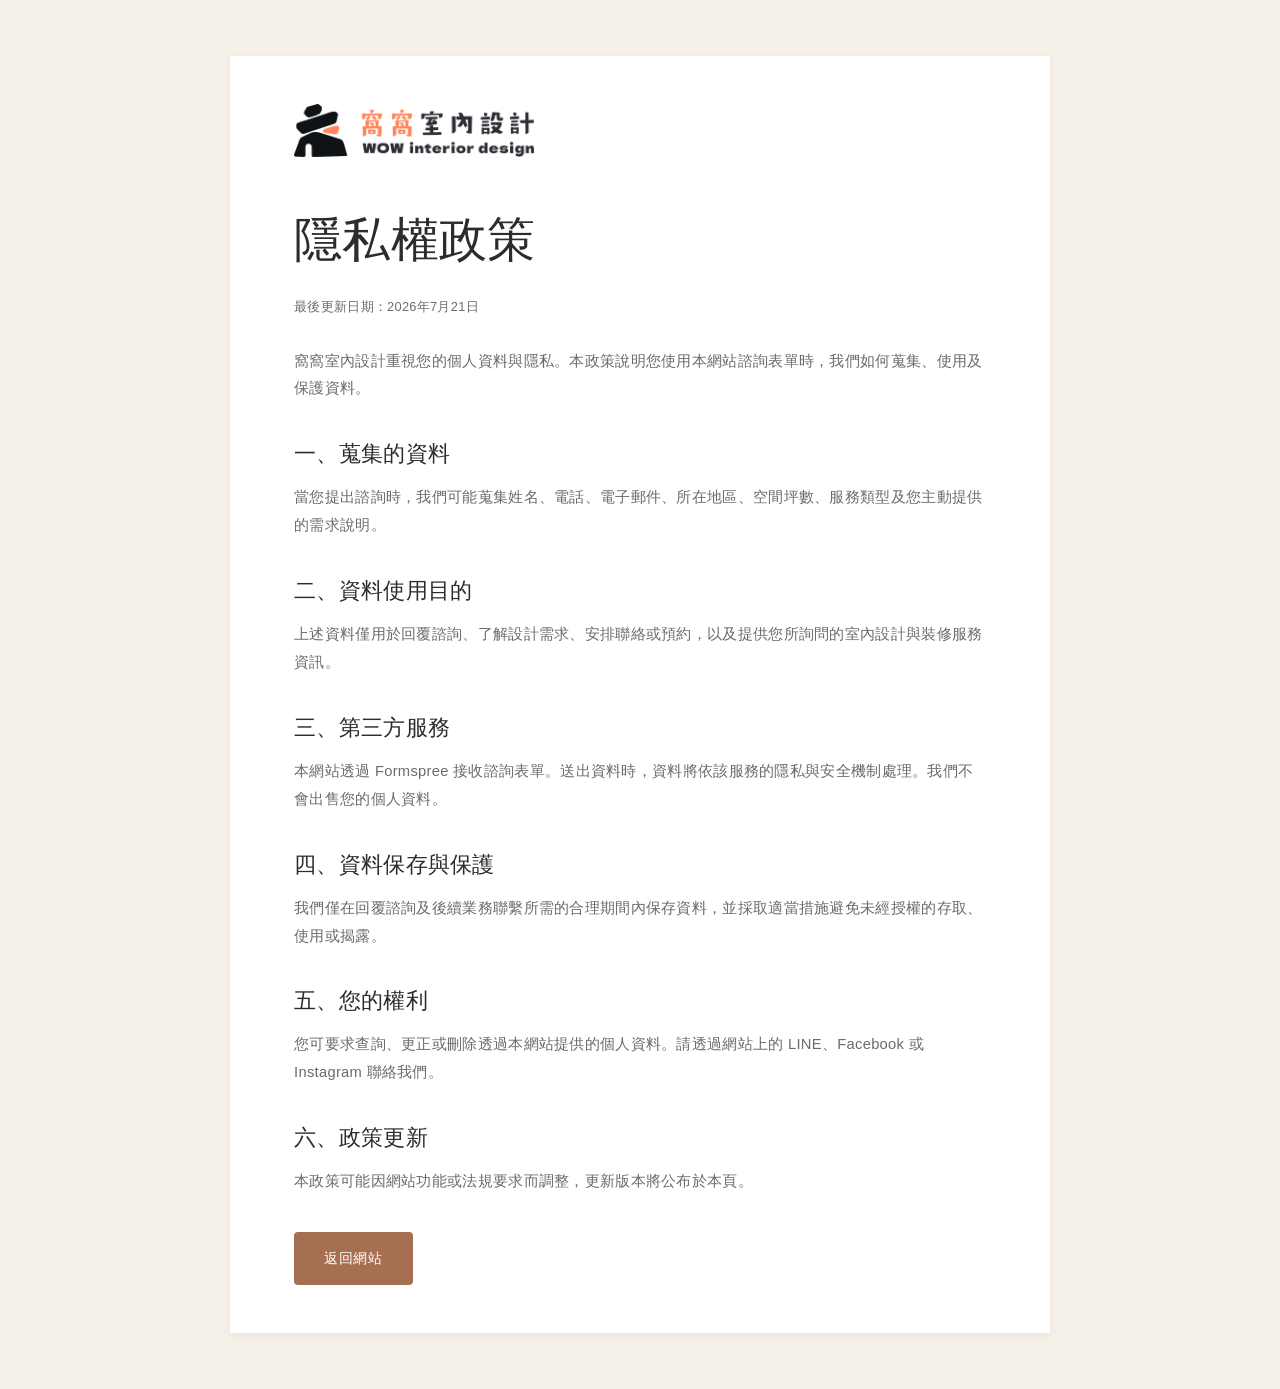
<file: privacy.html>
<!DOCTYPE html>
<html lang="zh-TW">
<head>
  <meta charset="UTF-8" />
  <meta name="viewport" content="width=device-width, initial-scale=1.0" />
  <meta name="robots" content="index, follow" />
  <title>隱私權政策｜窩窩室內設計</title>
  <meta name="description" content="窩窩室內設計網站隱私權政策，說明諮詢資料的蒐集、使用與保護方式。" />
  <link rel="canonical" href="https://litong8wang-afk.github.io/wowwow-interior/privacy.html" />
  <link rel="icon" type="image/png" sizes="512x512" href="favicon.png" />
  <link rel="apple-touch-icon" sizes="180x180" href="apple-touch-icon.png" />
  <link rel="stylesheet" href="style.css?v=20260721-trust" />
</head>
<body class="privacy-page">
  <main class="privacy-policy">
    <a href="index.html" aria-label="返回窩窩室內設計首頁">
      <img class="brand-logo-image" src="wow-logo-horizontal.png" alt="窩窩室內設計 WOW interior design" width="1000" height="220" />
    </a>
    <h1>隱私權政策</h1>
    <p class="policy-updated">最後更新日期：2026年7月21日</p>
    <p>窩窩室內設計重視您的個人資料與隱私。本政策說明您使用本網站諮詢表單時，我們如何蒐集、使用及保護資料。</p>

    <h2>一、蒐集的資料</h2>
    <p>當您提出諮詢時，我們可能蒐集姓名、電話、電子郵件、所在地區、空間坪數、服務類型及您主動提供的需求說明。</p>

    <h2>二、資料使用目的</h2>
    <p>上述資料僅用於回覆諮詢、了解設計需求、安排聯絡或預約，以及提供您所詢問的室內設計與裝修服務資訊。</p>

    <h2>三、第三方服務</h2>
    <p>本網站透過 Formspree 接收諮詢表單。送出資料時，資料將依該服務的隱私與安全機制處理。我們不會出售您的個人資料。</p>

    <h2>四、資料保存與保護</h2>
    <p>我們僅在回覆諮詢及後續業務聯繫所需的合理期間內保存資料，並採取適當措施避免未經授權的存取、使用或揭露。</p>

    <h2>五、您的權利</h2>
    <p>您可要求查詢、更正或刪除透過本網站提供的個人資料。請透過網站上的 LINE、Facebook 或 Instagram 聯絡我們。</p>

    <h2>六、政策更新</h2>
    <p>本政策可能因網站功能或法規要求而調整，更新版本將公布於本頁。</p>

    <a class="btn btn-primary" href="index.html#contact">返回網站</a>
  </main>
</body>
</html>
</file>
<file: style.css>
/* ===== CSS VARIABLES ===== */
:root {
  --color-cream: #F5F0E8;
  --color-warm-white: #FAFAF7;
  --color-beige: #E8DDD0;
  --color-sand: #D4C5B0;
  --color-wood: #A66F52;
  --color-wood-light: #B9876D;
  --color-charcoal: #2C2C2C;
  --color-dark: #1A1A1A;
  --color-gray: #6B6B6B;
  --color-gray-light: #9A9A9A;
  --color-accent: #A66F52;
  --color-accent-light: #B9876D;
  --color-white: #FFFFFF;

  --font-serif: 'Cormorant Garamond', 'Noto Serif TC', serif;
  --font-sans: 'Noto Sans TC', sans-serif;

  --transition: all 0.4s cubic-bezier(0.25, 0.46, 0.45, 0.94);
  --transition-fast: all 0.2s ease;

  --shadow-sm: 0 2px 8px rgba(0,0,0,0.06);
  --shadow-md: 0 8px 30px rgba(0,0,0,0.1);
  --shadow-lg: 0 20px 60px rgba(0,0,0,0.15);

  --radius: 4px;
  --radius-md: 8px;
  --radius-lg: 16px;
}

/* ===== RESET & BASE ===== */
*, *::before, *::after {
  box-sizing: border-box;
  margin: 0;
  padding: 0;
}

html {
  scroll-behavior: smooth;
  font-size: 16px;
}

body {
  font-family: var(--font-sans);
  color: var(--color-charcoal);
  background: var(--color-warm-white);
  line-height: 1.8;
  letter-spacing: 0.3px;
  overflow-x: hidden;
}

body.menu-open {
  overflow: hidden;
}

img {
  max-width: 100%;
  height: auto;
  display: block;
}

img[loading="lazy"] {
  content-visibility: auto;
}

a {
  text-decoration: none;
  color: inherit;
  transition: var(--transition-fast);
}

ul {
  list-style: none;
}

/* ===== CONTAINER ===== */
.container {
  max-width: 1200px;
  margin: 0 auto;
  padding: 0 40px;
}

/* ===== TYPOGRAPHY ===== */
.section-label {
  font-family: var(--font-sans);
  font-size: 0.75rem;
  font-weight: 500;
  letter-spacing: 0.2em;
  text-transform: uppercase;
  color: var(--color-wood);
  margin-bottom: 12px;
}

.section-title {
  font-family: var(--font-serif);
  font-size: clamp(2.25rem, 4vw, 3.35rem);
  font-weight: 400;
  line-height: 1.2;
  letter-spacing: -0.02em;
  color: var(--color-dark);
  margin-bottom: 20px;
}

.section-title em {
  font-style: italic;
  color: var(--color-wood);
}

.section-desc {
  font-size: 1.05rem;
  color: var(--color-gray);
  max-width: 560px;
  line-height: 1.9;
  letter-spacing: 0.2px;
}

.section-header {
  text-align: center;
  margin-bottom: 60px;
}

.section-header .section-desc {
  margin: 0 auto;
}

.section-header.light .section-title,
.section-header.light .section-desc {
  color: var(--color-warm-white);
}

.section-header.light .section-label {
  color: var(--color-sand);
}

/* ===== BUTTONS ===== */
.btn {
  display: inline-flex;
  align-items: center;
  gap: 8px;
  padding: 14px 30px;
  font-family: var(--font-sans);
  font-size: 0.875rem;
  font-weight: 500;
  letter-spacing: 0.05em;
  border: none;
  cursor: pointer;
  transition: var(--transition);
  border-radius: var(--radius);
  white-space: nowrap;
}

.btn-primary {
  background: var(--color-accent);
  color: var(--color-white);
}

.btn-primary:hover {
  background: #8f5e45;
  transform: translateY(-2px);
  box-shadow: var(--shadow-md);
}

.btn-outline {
  background: transparent;
  color: var(--color-white);
  border: 1px solid rgba(255,255,255,0.6);
}

.btn-outline:hover {
  background: rgba(255,255,255,0.15);
  border-color: var(--color-white);
}

.btn-outline-dark {
  background: transparent;
  color: var(--color-charcoal);
  border: 1px solid var(--color-charcoal);
}

.btn-outline-dark:hover {
  background: var(--color-charcoal);
  color: var(--color-white);
}

.btn-outline-light {
  background: transparent;
  color: var(--color-cream);
  border: 1px solid rgba(245,240,232,0.4);
  font-size: 0.8rem;
  padding: 10px 20px;
}

.btn-outline-light:hover {
  background: rgba(245,240,232,0.1);
  border-color: var(--color-cream);
}

.btn-full {
  width: 100%;
  justify-content: center;
}

/* ===== NAVBAR ===== */
.navbar {
  position: fixed;
  top: 0;
  left: 0;
  right: 0;
  z-index: 1000;
  padding: 20px 0;
  transition: var(--transition);
}

.navbar.scrolled {
  background: rgba(250, 250, 247, 0.95);
  backdrop-filter: blur(20px);
  -webkit-backdrop-filter: blur(20px);
  padding: 14px 0;
  box-shadow: var(--shadow-sm);
}

.nav-container {
  max-width: 1200px;
  margin: 0 auto;
  padding: 0 40px;
  display: flex;
  align-items: center;
  justify-content: space-between;
}

.nav-logo {
  display: flex;
  align-items: center;
  padding: 4px 0;
  transition: var(--transition);
}

.navbar.scrolled .nav-logo {
  padding: 2px 0;
}

.nav-logo .brand-logo-image {
  width: 210px;
  height: auto;
  filter: drop-shadow(0 2px 5px rgba(255, 255, 255, 0.32));
  transition: var(--transition-fast);
}

.navbar.scrolled .nav-logo .brand-logo-image {
  filter: none;
}

.nav-links {
  display: flex;
  align-items: center;
  gap: 36px;
}

.nav-links a {
  font-size: 0.85rem;
  font-weight: 400;
  letter-spacing: 0.05em;
  color: rgba(255,255,255,0.85);
  transition: var(--transition-fast);
}

.navbar.scrolled .nav-links a {
  color: var(--color-gray);
}

.nav-links a:hover {
  color: var(--color-white);
}

.navbar.scrolled .nav-links a:hover {
  color: var(--color-charcoal);
}

.nav-links .nav-cta {
  background: var(--color-white);
  color: var(--color-charcoal) !important;
  padding: 10px 22px;
  border-radius: var(--radius);
  font-weight: 500;
}

.navbar.scrolled .nav-links .nav-cta {
  background: var(--color-charcoal);
  color: var(--color-white) !important;
}

.nav-links .nav-cta:hover {
  transform: translateY(-1px);
  box-shadow: var(--shadow-sm);
}

.nav-toggle {
  display: none;
  flex-direction: column;
  gap: 5px;
  background: none;
  border: none;
  cursor: pointer;
  padding: 4px;
}

.nav-toggle span {
  display: block;
  width: 24px;
  height: 1.5px;
  background: var(--color-white);
  transition: var(--transition-fast);
}

.navbar.scrolled .nav-toggle span {
  background: var(--color-charcoal);
}

/* ===== HERO ===== */
.hero {
  position: relative;
  height: 100vh;
  min-height: 700px;
  display: flex;
  align-items: center;
  overflow: hidden;
}

.hero-bg {
  position: absolute;
  inset: 0;
}

.hero-img {
  width: 100%;
  height: 100%;
  object-fit: cover;
  object-position: center;
}

.hero-overlay {
  position: absolute;
  inset: 0;
  background: linear-gradient(
    135deg,
    rgba(26, 26, 26, 0.74) 0%,
    rgba(26, 26, 26, 0.46) 60%,
    rgba(26, 26, 26, 0.24) 100%
  );
}

.hero-content {
  position: relative;
  z-index: 2;
  max-width: 1200px;
  margin: 0 auto;
  padding: 0 40px;
  padding-top: 80px;
}

.hero-badge {
  display: inline-block;
  font-size: 0.75rem;
  font-weight: 500;
  letter-spacing: 0.2em;
  text-transform: uppercase;
  color: var(--color-sand);
  border: 1px solid rgba(212, 197, 176, 0.5);
  padding: 6px 16px;
  border-radius: 20px;
  margin-bottom: 24px;
  backdrop-filter: blur(10px);
}

.hero-title {
  display: flex;
  flex-direction: column;
  font-family: var(--font-serif);
  font-size: clamp(3.2rem, 7vw, 5.8rem);
  font-weight: 300;
  line-height: 1.05;
  letter-spacing: -1.2px;
  color: var(--color-white);
  margin-bottom: 24px;
}

.hero-title-cn {
  opacity: 0.9;
}

.hero-title-accent {
  color: var(--color-sand);
  font-style: italic;
}

.hero-subtitle {
  font-size: 1.1rem;
  color: rgba(255,255,255,0.8);
  line-height: 1.9;
  margin-bottom: 40px;
  letter-spacing: 0.08em;
}

.hero-actions {
  display: flex;
  gap: 16px;
  margin-bottom: 48px;
  flex-wrap: wrap;
}

.hero-stats {
  display: flex;
  align-items: center;
  gap: 32px;
}

.stat {
  display: flex;
  flex-direction: column;
}

.stat-num {
  font-family: var(--font-serif);
  font-size: 2rem;
  font-weight: 400;
  color: var(--color-white);
  line-height: 1;
}

.stat-label {
  font-size: 0.75rem;
  color: rgba(255,255,255,0.6);
  letter-spacing: 0.05em;
  margin-top: 4px;
}

.stat-divider {
  width: 1px;
  height: 40px;
  background: rgba(255,255,255,0.2);
}

.hero-scroll {
  position: absolute;
  bottom: 40px;
  right: 60px;
  display: flex;
  flex-direction: column;
  align-items: center;
  gap: 12px;
  color: rgba(255,255,255,0.5);
  font-size: 0.7rem;
  letter-spacing: 0.15em;
  text-transform: uppercase;
  writing-mode: vertical-rl;
}

.scroll-line {
  width: 1px;
  height: 60px;
  background: linear-gradient(to bottom, rgba(255,255,255,0.5), transparent);
  animation: scrollLine 2s ease-in-out infinite;
}

@keyframes scrollLine {
  0%, 100% { transform: scaleY(1); opacity: 0.5; }
  50% { transform: scaleY(0.5); opacity: 1; }
}

/* ===== ABOUT ===== */
.about {
  padding: 120px 0;
  background: var(--color-warm-white);
}

.about-grid {
  display: grid;
  grid-template-columns: 1fr 1fr;
  gap: 80px;
  align-items: center;
}

.about-images {
  position: relative;
}

.about-img-main {
  border-radius: var(--radius-md);
  overflow: hidden;
  box-shadow: var(--shadow-lg);
}

.about-img-main img {
  width: 100%;
  height: 500px;
  object-fit: cover;
  transition: transform 0.6s ease;
}

.about-img-main:hover img {
  transform: scale(1.03);
}

.about-img-sub {
  position: absolute;
  bottom: -40px;
  right: -40px;
  width: 55%;
  border-radius: var(--radius-md);
  overflow: hidden;
  box-shadow: var(--shadow-lg);
  border: 6px solid var(--color-warm-white);
}

.about-img-sub img {
  width: 100%;
  height: 220px;
  object-fit: cover;
  transition: transform 0.6s ease;
}

.about-img-sub:hover img {
  transform: scale(1.05);
}

.about-content {
  padding-left: 20px;
}

.about-text {
  color: var(--color-gray);
  line-height: 1.9;
  margin-bottom: 20px;
  font-size: 0.95rem;
}

.about-features {
  margin: 36px 0;
  display: flex;
  flex-direction: column;
  gap: 20px;
}

.feature-item {
  display: flex;
  align-items: flex-start;
  gap: 16px;
}

.feature-icon {
  width: 40px;
  height: 40px;
  background: var(--color-cream);
  border-radius: 50%;
  display: flex;
  align-items: center;
  justify-content: center;
  flex-shrink: 0;
  color: var(--color-wood);
}

.feature-icon svg {
  width: 18px;
  height: 18px;
}

.feature-item strong {
  display: block;
  font-size: 0.9rem;
  font-weight: 600;
  color: var(--color-charcoal);
  margin-bottom: 2px;
}

.feature-item p {
  font-size: 0.85rem;
  color: var(--color-gray);
  line-height: 1.6;
}

/* ===== SERVICES ===== */
.services {
  padding: 120px 0;
  background: var(--color-cream);
}

.services-grid {
  display: grid;
  grid-template-columns: repeat(2, 1fr);
  gap: 24px;
}

.service-card {
  background: var(--color-white);
  border-radius: var(--radius-md);
  overflow: hidden;
  box-shadow: var(--shadow-sm);
  transition: var(--transition);
}

.service-card:hover {
  transform: translateY(-6px);
  box-shadow: var(--shadow-lg);
}

.service-img {
  position: relative;
  overflow: hidden;
  height: 240px;
}

.service-img img {
  width: 100%;
  height: 100%;
  object-fit: cover;
  transition: transform 0.6s ease;
}

.service-card:hover .service-img img {
  transform: scale(1.05);
}

.service-img-overlay {
  position: absolute;
  inset: 0;
  background: linear-gradient(to top, rgba(26,26,26,0.3), transparent);
}

.service-content {
  padding: 28px;
}

.service-num {
  font-family: var(--font-serif);
  font-size: 2.5rem;
  font-weight: 300;
  color: var(--color-beige);
  line-height: 1;
  margin-bottom: 8px;
}

.service-content h3 {
  font-family: var(--font-serif);
  font-size: 1.4rem;
  font-weight: 500;
  color: var(--color-dark);
  margin-bottom: 12px;
}

.service-content p {
  font-size: 0.875rem;
  color: var(--color-gray);
  line-height: 1.8;
  margin-bottom: 16px;
}

.service-tags {
  display: flex;
  flex-wrap: wrap;
  gap: 8px;
}

.service-tags li {
  font-size: 0.75rem;
  color: var(--color-wood);
  background: var(--color-cream);
  padding: 4px 12px;
  border-radius: 20px;
  letter-spacing: 0.05em;
}

/* ===== PORTFOLIO ===== */
.portfolio {
  padding: 120px 0;
  background: var(--color-warm-white);
}

.portfolio-category {
  max-width: 1400px;
  margin: 0 auto 88px;
  padding: 0 40px;
}

.portfolio-category-title {
  font-family: var(--font-serif);
  font-size: 1.8rem;
  font-weight: 400;
  color: var(--color-charcoal);
  margin-bottom: 28px;
  padding-bottom: 0;
  display: inline-block;
}

.portfolio-grid {
  display: grid;
  grid-template-columns: repeat(3, 1fr);
  grid-template-rows: auto auto;
  gap: 16px;
  margin-bottom: 48px;
}

.portfolio-item {
  position: relative;
  overflow: hidden;
  border-radius: 2px;
  cursor: pointer;
}

.portfolio-large {
  grid-column: span 2;
  grid-row: span 2;
}

.portfolio-item img {
  width: 100%;
  height: 260px;
  object-fit: cover;
  transition: transform 0.7s ease;
}

.portfolio-large img {
  height: 534px;
}

.portfolio-item:hover img {
  transform: scale(1.025);
}

.portfolio-overlay {
  position: absolute;
  inset: 0;
  background: linear-gradient(to top, rgba(26,26,26,0.68) 0%, rgba(26,26,26,0.06) 65%);
  opacity: 0;
  transition: var(--transition);
  display: flex;
  align-items: flex-end;
  padding: 28px;
}

.portfolio-item:hover .portfolio-overlay {
  opacity: 1;
}

.portfolio-info {
  color: var(--color-white);
}

.portfolio-tag {
  font-size: 0.7rem;
  letter-spacing: 0.15em;
  text-transform: uppercase;
  color: var(--color-sand);
  display: block;
  margin-bottom: 6px;
}

.portfolio-info h3 {
  font-family: var(--font-serif);
  font-size: 1.2rem;
  font-weight: 400;
  margin-bottom: 4px;
}

.portfolio-info p {
  font-size: 0.8rem;
  opacity: 0.75;
}

.portfolio-cta {
  text-align: center;
}

/* ===== PROCESS ===== */
.process {
  padding: 120px 0;
  background: var(--color-charcoal);
}

.process-timeline {
  display: grid;
  grid-template-columns: repeat(4, 1fr);
  gap: 0;
  position: relative;
}

.process-timeline::before {
  content: '';
  position: absolute;
  top: 32px;
  left: 40px;
  right: 40px;
  height: 1px;
  background: rgba(255,255,255,0.1);
}

.process-step {
  padding: 0 20px;
  padding-top: 0;
  position: relative;
}

.process-step:nth-child(n+5) {
  margin-top: 48px;
}

.step-num {
  font-family: var(--font-serif);
  font-size: 1rem;
  font-weight: 400;
  color: var(--color-wood);
  letter-spacing: 0.1em;
  margin-bottom: 20px;
  position: relative;
  display: inline-flex;
  align-items: center;
  gap: 12px;
}

.step-num::before {
  content: '';
  width: 8px;
  height: 8px;
  border-radius: 50%;
  background: var(--color-wood);
  flex-shrink: 0;
}

.step-content h3 {
  font-family: var(--font-serif);
  font-size: 1.1rem;
  font-weight: 400;
  color: var(--color-cream);
  margin-bottom: 10px;
}

.step-content p {
  font-size: 0.825rem;
  color: rgba(245,240,232,0.55);
  line-height: 1.7;
}

/* ===== TESTIMONIALS ===== */
.testimonials {
  padding: 120px 0;
  background: var(--color-warm-white);
}

.testimonials-grid {
  display: grid;
  grid-template-columns: repeat(2, 1fr);
  gap: 24px;
  margin-bottom: 60px;
}

.testimonial-card {
  background: var(--color-white);
  border-radius: var(--radius-md);
  padding: 36px;
  box-shadow: var(--shadow-sm);
  position: relative;
  transition: var(--transition);
}

.testimonial-card:hover {
  transform: translateY(-4px);
  box-shadow: var(--shadow-md);
}

.testimonial-card.featured {
  background: var(--color-charcoal);
  color: var(--color-cream);
}

.testimonial-quote {
  font-family: var(--font-serif);
  font-size: 4rem;
  line-height: 0.8;
  color: var(--color-beige);
  margin-bottom: 16px;
}

.testimonial-card.featured .testimonial-quote {
  color: rgba(245,240,232,0.2);
}

.testimonial-text {
  font-size: 0.925rem;
  line-height: 1.85;
  color: var(--color-gray);
  margin-bottom: 28px;
}

.testimonial-card.featured .testimonial-text {
  color: rgba(245,240,232,0.8);
}

.testimonial-author {
  display: flex;
  align-items: center;
  gap: 14px;
}

.author-avatar {
  width: 44px;
  height: 44px;
  border-radius: 50%;
  background: var(--color-cream);
  display: flex;
  align-items: center;
  justify-content: center;
  font-family: var(--font-serif);
  font-size: 1.1rem;
  font-weight: 500;
  color: var(--color-wood);
  flex-shrink: 0;
}

.testimonial-card.featured .author-avatar {
  background: rgba(245,240,232,0.15);
  color: var(--color-cream);
}
.contact-info {
  flex: 1;
}

.contact-actions {
  display: flex;
  flex-direction: column;
  gap: 12px;
  margin-top: 20px;
}

@media (min-width: 768px) {
  .contact-actions {
    flex-direction: row;
  }
}

.author-info strong {
  display: block;
  font-size: 0.875rem;
  font-weight: 600;
  color: var(--color-charcoal);
  margin-bottom: 2px;
}

.testimonial-card.featured .author-info strong {
  color: var(--color-cream);
}

.author-info span {
  font-size: 0.775rem;
  color: var(--color-gray-light);
}

.testimonial-card.featured .author-info span {
  color: rgba(245,240,232,0.5);
}

.testimonial-stars {
  color: #D4A853;
  font-size: 0.85rem;
  letter-spacing: 2px;
}

/* Social Proof Bar */
.social-proof-bar {
  background: var(--color-cream);
  border-radius: var(--radius-md);
  padding: 32px 48px;
  display: flex;
  align-items: center;
  justify-content: center;
  gap: 48px;
  flex-wrap: wrap;
}

.proof-item {
  display: flex;
  align-items: center;
  gap: 10px;
  font-size: 0.875rem;
  color: var(--color-gray);
}

.proof-icon {
  color: var(--color-wood);
  display: flex;
  align-items: center;
}

.proof-item strong {
  font-weight: 600;
  color: var(--color-charcoal);
}

.social-proof-bar a.proof-item:hover strong {
  color: var(--color-accent);
}

.social-proof-note {
  margin-top: 16px;
  text-align: center;
  color: var(--color-gray);
  font-size: 0.8rem;
}

.proof-divider {
  width: 1px;
  height: 32px;
  background: var(--color-sand);
}

/* ===== CONTACT ===== */
.contact {
  padding: 120px 0;
  background: var(--color-cream);
}

.contact-grid {
  display: grid;
  grid-template-columns: 1fr 1.2fr;
  gap: 80px;
  align-items: start;
}

.contact-desc {
  font-size: 0.925rem;
  color: var(--color-gray);
  line-height: 1.85;
  margin-bottom: 40px;
}

.contact-details {
  display: flex;
  flex-direction: column;
  gap: 20px;
  margin-bottom: 36px;
}

.contact-item {
  display: flex;
  align-items: flex-start;
  gap: 14px;
}

.contact-icon {
  width: 40px;
  height: 40px;
  background: var(--color-white);
  border-radius: 50%;
  display: flex;
  align-items: center;
  justify-content: center;
  flex-shrink: 0;
  color: var(--color-wood);
}

.contact-icon svg {
  width: 18px;
  height: 18px;
}

.contact-item strong {
  display: block;
  font-size: 0.875rem;
  font-weight: 600;
  color: var(--color-charcoal);
  margin-bottom: 2px;
}

.contact-item p {
  font-size: 0.825rem;
  color: var(--color-gray);
}

/* Contact Form */
.contact-form-wrap {
  background: var(--color-white);
  border-radius: var(--radius-lg);
  padding: 48px;
  box-shadow: var(--shadow-md);
}

.contact-form h3 {
  font-family: var(--font-serif);
  font-size: 1.5rem;
  font-weight: 400;
  color: var(--color-dark);
  margin-bottom: 32px;
}

.form-row {
  display: grid;
  grid-template-columns: 1fr 1fr;
  gap: 16px;
}

.form-group {
  margin-bottom: 20px;
}

.form-group label {
  display: block;
  font-size: 0.8rem;
  font-weight: 500;
  color: var(--color-charcoal);
  letter-spacing: 0.05em;
  margin-bottom: 8px;
}

.required {
  color: var(--color-wood);
}

.form-group input,
.form-group select,
.form-group textarea {
  width: 100%;
  padding: 12px 16px;
  font-family: var(--font-sans);
  font-size: 0.875rem;
  color: var(--color-charcoal);
  background: var(--color-warm-white);
  border: 1px solid var(--color-beige);
  border-radius: var(--radius);
  outline: none;
  transition: var(--transition-fast);
  appearance: none;
  -webkit-appearance: none;
}

.form-group input:focus,
.form-group select:focus,
.form-group textarea:focus {
  border-color: var(--color-wood);
  background: var(--color-white);
  box-shadow: 0 0 0 3px rgba(139, 115, 85, 0.1);
}

.form-group input::placeholder,
.form-group textarea::placeholder {
  color: var(--color-gray-light);
}

.form-group select {
  background-image: url("data:image/svg+xml,%3Csvg xmlns='http://www.w3.org/2000/svg' width='12' height='8' viewBox='0 0 12 8'%3E%3Cpath d='M1 1l5 5 5-5' stroke='%236B6B6B' stroke-width='1.5' fill='none' stroke-linecap='round'/%3E%3C/svg%3E");
  background-repeat: no-repeat;
  background-position: right 14px center;
  padding-right: 40px;
  cursor: pointer;
}

.form-group textarea {
  resize: vertical;
  min-height: 100px;
}

.form-note {
  font-size: 0.775rem;
  color: var(--color-gray-light);
  text-align: center;
  margin-top: 16px;
  line-height: 1.6;
}

.form-honeypot {
  position: absolute;
  left: -9999px;
  width: 1px;
  height: 1px;
  overflow: hidden;
}

.privacy-consent {
  display: flex;
  align-items: flex-start;
  gap: 10px;
  margin: 4px 0 18px;
  color: var(--color-gray);
  font-size: 0.78rem;
  line-height: 1.65;
  cursor: pointer;
}

.privacy-consent input {
  width: 16px;
  height: 16px;
  margin-top: 4px;
  accent-color: var(--color-accent);
  flex: 0 0 auto;
}

.privacy-consent a {
  margin: 0 3px;
  color: var(--color-accent);
  text-decoration: underline;
  text-underline-offset: 3px;
}

/* Form Success */
.form-success {
  text-align: center;
  padding: 48px 0;
}

.success-icon {
  width: 64px;
  height: 64px;
  background: var(--color-charcoal);
  color: var(--color-white);
  border-radius: 50%;
  display: flex;
  align-items: center;
  justify-content: center;
  font-size: 1.5rem;
  margin: 0 auto 24px;
}

.form-success h3 {
  font-family: var(--font-serif);
  font-size: 1.5rem;
  margin-bottom: 12px;
}

.form-success p {
  color: var(--color-gray);
  margin-bottom: 28px;
}

/* ===== PRIVACY POLICY PAGE ===== */
.privacy-page {
  min-height: 100vh;
  padding: 56px 24px;
  background: var(--color-cream);
}

.privacy-policy {
  max-width: 820px;
  margin: 0 auto;
  padding: 48px clamp(24px, 6vw, 64px);
  background: var(--color-white);
  box-shadow: var(--shadow-sm);
}

.privacy-policy .brand-logo-image {
  width: 240px;
  margin-bottom: 40px;
}

.privacy-policy h1 {
  margin-bottom: 12px;
  font-family: var(--font-serif);
  font-size: clamp(2rem, 5vw, 3rem);
  font-weight: 400;
}

.privacy-policy h2 {
  margin: 32px 0 10px;
  font-family: var(--font-serif);
  font-size: 1.35rem;
  font-weight: 500;
}

.privacy-policy p,
.privacy-policy li {
  color: var(--color-gray);
  font-size: 0.92rem;
  line-height: 1.9;
}

.privacy-policy ul {
  padding-left: 1.25rem;
  list-style: disc;
}

.privacy-policy .policy-updated {
  margin-bottom: 28px;
  font-size: 0.8rem;
}

.privacy-policy .btn {
  margin-top: 36px;
}

/* ===== FOOTER ===== */
.footer {
  background: var(--color-dark);
  color: var(--color-cream);
  padding: 80px 0 40px;
}

.footer-grid {
  display: grid;
  grid-template-columns: 2fr 1fr 1fr 1.5fr;
  gap: 60px;
  margin-bottom: 60px;
}

.footer-logo {
  display: inline-flex;
  align-items: center;
  margin-bottom: 20px;
  padding: 10px 12px;
  background: rgba(250, 250, 247, 0.96);
  border-radius: var(--radius);
}

.footer-logo .brand-logo-image {
  width: 240px;
  height: auto;
}

.footer-tagline {
  font-size: 0.825rem;
  color: rgba(245,240,232,0.5);
  line-height: 1.8;
  margin-bottom: 24px;
}

.footer-social {
  display: flex;
  gap: 12px;
}

.social-link {
  width: 36px;
  height: 36px;
  background: rgba(245,240,232,0.1);
  border-radius: 50%;
  display: flex;
  align-items: center;
  justify-content: center;
  color: var(--color-cream);
  transition: var(--transition-fast);
}

.social-link:hover {
  background: var(--color-wood);
}

.social-link svg {
  width: 16px;
  height: 16px;
}

.footer-links h4,
.footer-services h4,
.footer-contact h4 {
  font-family: var(--font-serif);
  font-size: 1rem;
  font-weight: 400;
  color: var(--color-cream);
  margin-bottom: 20px;
  letter-spacing: 0.05em;
}

.footer-links ul,
.footer-services ul {
  display: flex;
  flex-direction: column;
  gap: 10px;
}

.footer-links a {
  font-size: 0.825rem;
  color: rgba(245,240,232,0.5);
  transition: var(--transition-fast);
}

.footer-links a:hover {
  color: var(--color-cream);
}

.footer-services li {
  font-size: 0.825rem;
  color: rgba(245,240,232,0.5);
}

.footer-contact p {
  font-size: 0.825rem;
  color: rgba(245,240,232,0.5);
  margin-bottom: 6px;
  line-height: 1.6;
}

.footer-contact .btn {
  margin-top: 20px;
}

.footer-bottom {
  border-top: 1px solid rgba(245,240,232,0.1);
  padding-top: 32px;
  display: flex;
  justify-content: space-between;
  align-items: center;
  flex-wrap: wrap;
  gap: 12px;
}

.footer-bottom p {
  font-size: 0.775rem;
  color: rgba(245,240,232,0.35);
}

.address-link {
  color: var(--color-accent);
  text-decoration: underline;
  text-decoration-color: rgba(166, 111, 82, 0.35);
  text-underline-offset: 4px;
}

.address-link:hover {
  color: #8f5e45;
  text-decoration-color: currentColor;
}

.contact-link {
  color: inherit;
  text-decoration: underline;
  text-decoration-color: rgba(166, 111, 82, 0.35);
  text-underline-offset: 4px;
}

.contact-link:hover {
  color: var(--color-accent);
  text-decoration-color: currentColor;
}

.contact-item .appointment-note {
  margin-top: 3px;
  color: var(--color-charcoal);
  font-size: 0.8rem;
}

.footer .address-link {
  color: rgba(245, 240, 232, 0.72);
}

.footer .address-link:hover {
  color: var(--color-cream);
}

/* ===== FIXED LINE CONSULTATION ===== */
.line-float {
  position: fixed;
  right: 24px;
  bottom: max(24px, env(safe-area-inset-bottom));
  z-index: 1100;
  display: inline-flex;
  align-items: center;
  gap: 10px;
  padding: 10px 16px 10px 10px;
  color: #fff;
  background: #06c755;
  border-radius: 999px;
  box-shadow: 0 8px 26px rgba(0, 0, 0, 0.24);
  font-size: 0.875rem;
  font-weight: 500;
  transition: transform 0.2s ease, box-shadow 0.2s ease;
}

.line-float:hover {
  color: #fff;
  transform: translateY(-2px);
  box-shadow: 0 12px 30px rgba(0, 0, 0, 0.3);
}

.line-float-icon {
  display: grid;
  place-items: center;
  width: 40px;
  height: 40px;
  border-radius: 50%;
  background: #fff;
  color: #06a947;
  font-size: 0.65rem;
  font-weight: 700;
}

/* ===== ANIMATIONS ===== */
.fade-in {
  opacity: 0;
  transform: translateY(30px);
  transition: opacity 0.7s ease, transform 0.7s ease;
}

.fade-in.visible {
  opacity: 1;
  transform: translateY(0);
}

.fade-in-delay-1 { transition-delay: 0.1s; }
.fade-in-delay-2 { transition-delay: 0.2s; }
.fade-in-delay-3 { transition-delay: 0.3s; }
.fade-in-delay-4 { transition-delay: 0.4s; }

/* ===== RESPONSIVE ===== */
@media (max-width: 1024px) {
  .container { padding: 0 24px; }
  .nav-container { padding: 0 24px; }
  .hero-content { padding: 0 24px; padding-top: 80px; }
  .portfolio-category { padding: 0 24px; }

  .about-grid { gap: 60px; }
  .about-img-sub { right: -20px; bottom: -20px; }

  .process-timeline { grid-template-columns: repeat(3, 1fr); }
  .process-timeline::before { display: none; }

  .footer-grid { grid-template-columns: 1fr 1fr; gap: 40px; }
}

@media (max-width: 768px) {
  .nav-links { display: none; }
  .nav-links.open {
    display: flex;
    flex-direction: column;
    position: fixed;
    top: 0;
    left: 0;
    right: 0;
    bottom: 0;
    background: var(--color-dark);
    align-items: center;
    justify-content: center;
    gap: 32px;
    z-index: 999;
  }
  .nav-links.open a {
    font-size: 1.2rem;
    color: var(--color-cream) !important;
  }
  .nav-links.open .nav-cta {
    background: var(--color-wood) !important;
    color: var(--color-white) !important;
  }
  .nav-toggle { display: flex; z-index: 1001; }
  .nav-logo { padding: 3px 0; }
  .nav-logo .brand-logo-image { width: 175px; }

  .hero-title { font-size: clamp(2.5rem, 10vw, 4rem); }
  .hero-stats { gap: 20px; }
  .hero-scroll { display: none; }

  .about-grid { grid-template-columns: 1fr; gap: 40px; }
  .about-img-sub { display: none; }
  .about-content { padding-left: 0; }
  .about-img-main img { height: 350px; }

  .services-grid { grid-template-columns: 1fr; }

  .portfolio-grid {
    grid-template-columns: 1fr 1fr;
    grid-template-rows: auto;
  }
  .portfolio-large { grid-column: span 2; grid-row: span 1; }
  .portfolio-large img { min-height: 300px; }
  .portfolio-item img { min-height: 180px; }
  .portfolio-overlay { opacity: 1; }

  .process-timeline { grid-template-columns: 1fr 1fr; }

  .testimonials-grid { grid-template-columns: 1fr; }

  .social-proof-bar { gap: 24px; padding: 24px; }
  .proof-divider { display: none; }

  .contact-grid { grid-template-columns: 1fr; gap: 48px; }
  .contact-form-wrap { padding: 32px 24px; }
  .form-row { grid-template-columns: 1fr; }

  .footer-grid { grid-template-columns: 1fr; gap: 32px; }
  .footer-bottom { flex-direction: column; text-align: center; }
}

@media (max-width: 480px) {
  .nav-logo .brand-logo-image { width: 160px; }
  .hero-actions { flex-direction: column; }
  .hero-stats { flex-wrap: wrap; }
  .stat-divider { display: none; }
  .process-timeline { grid-template-columns: 1fr; }
  .portfolio-grid { grid-template-columns: 1fr; }
  .portfolio-large { grid-column: span 1; }
  .line-float {
    right: 14px;
    bottom: max(14px, env(safe-area-inset-bottom));
    gap: 7px;
    padding: 7px 12px 7px 7px;
    font-size: 0.78rem;
  }
  .line-float-icon { width: 34px; height: 34px; }
  .line-float-text { display: inline; }
}
</file>
